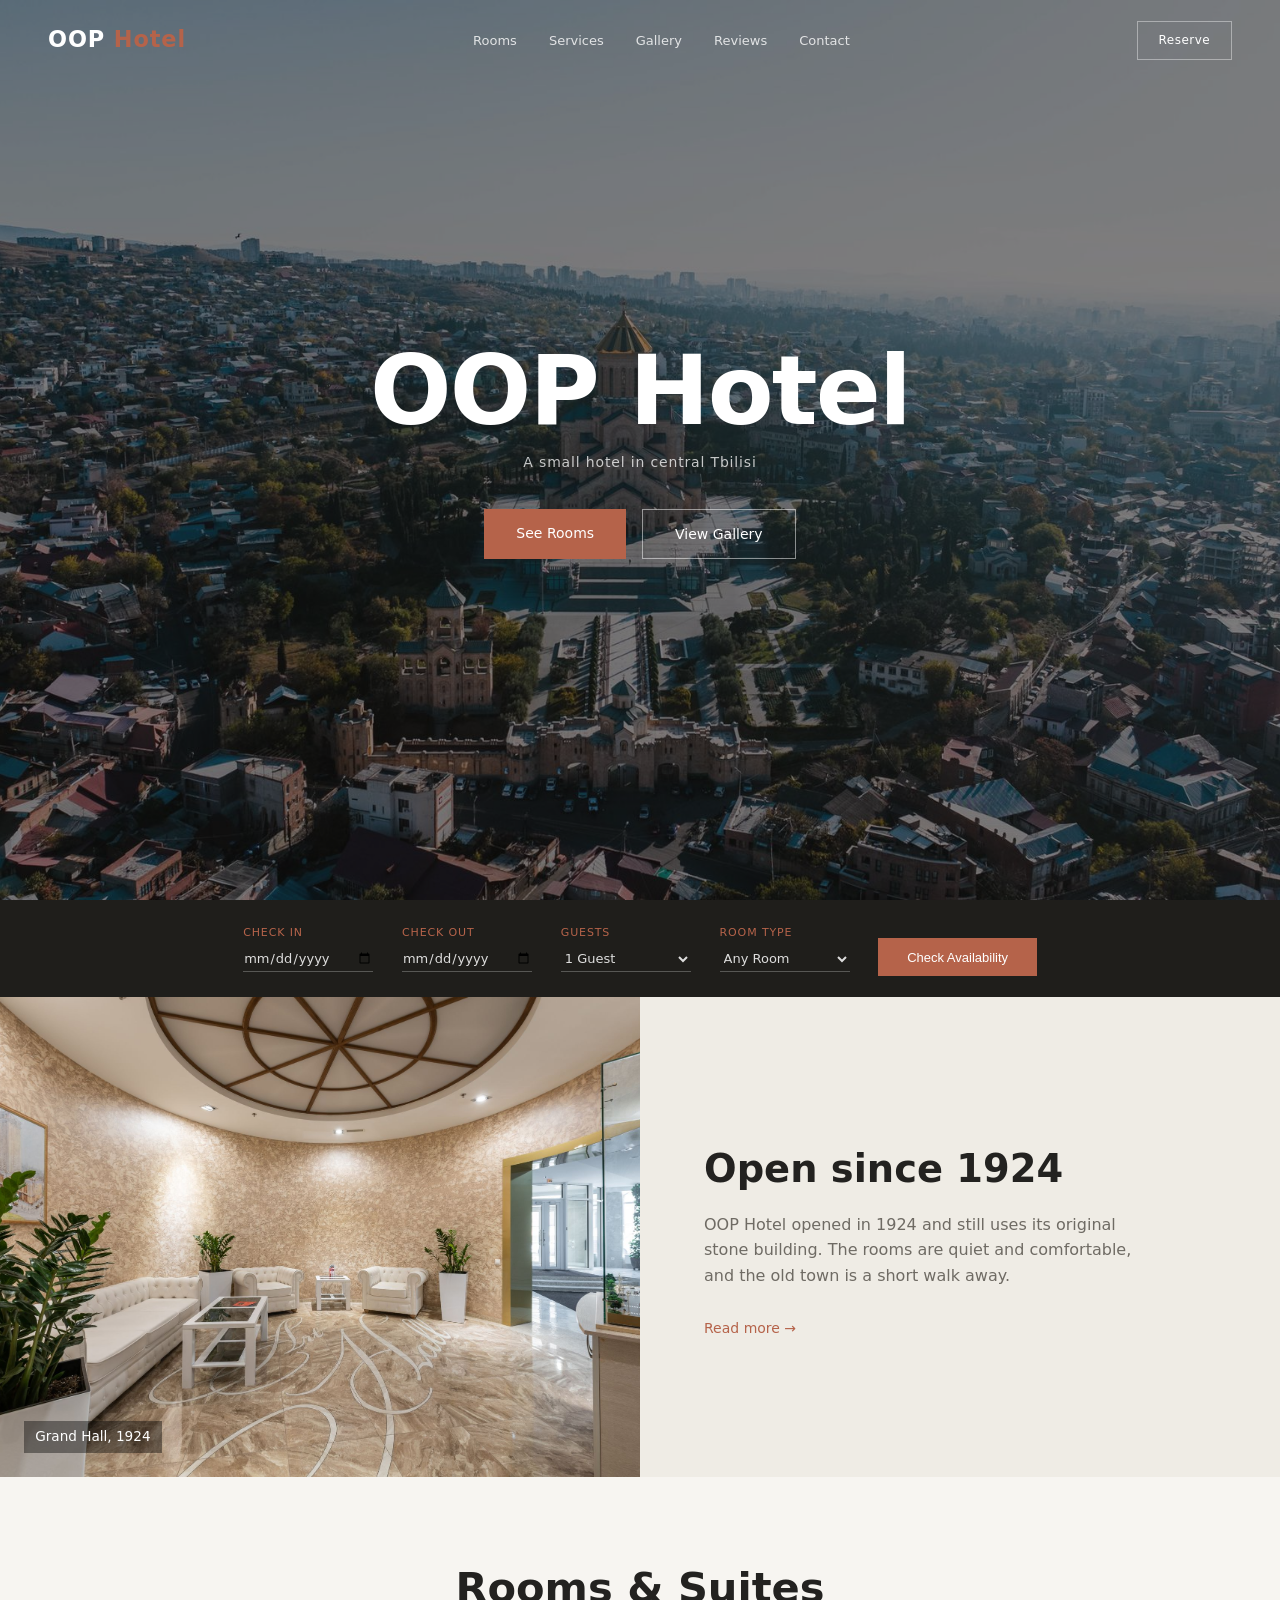
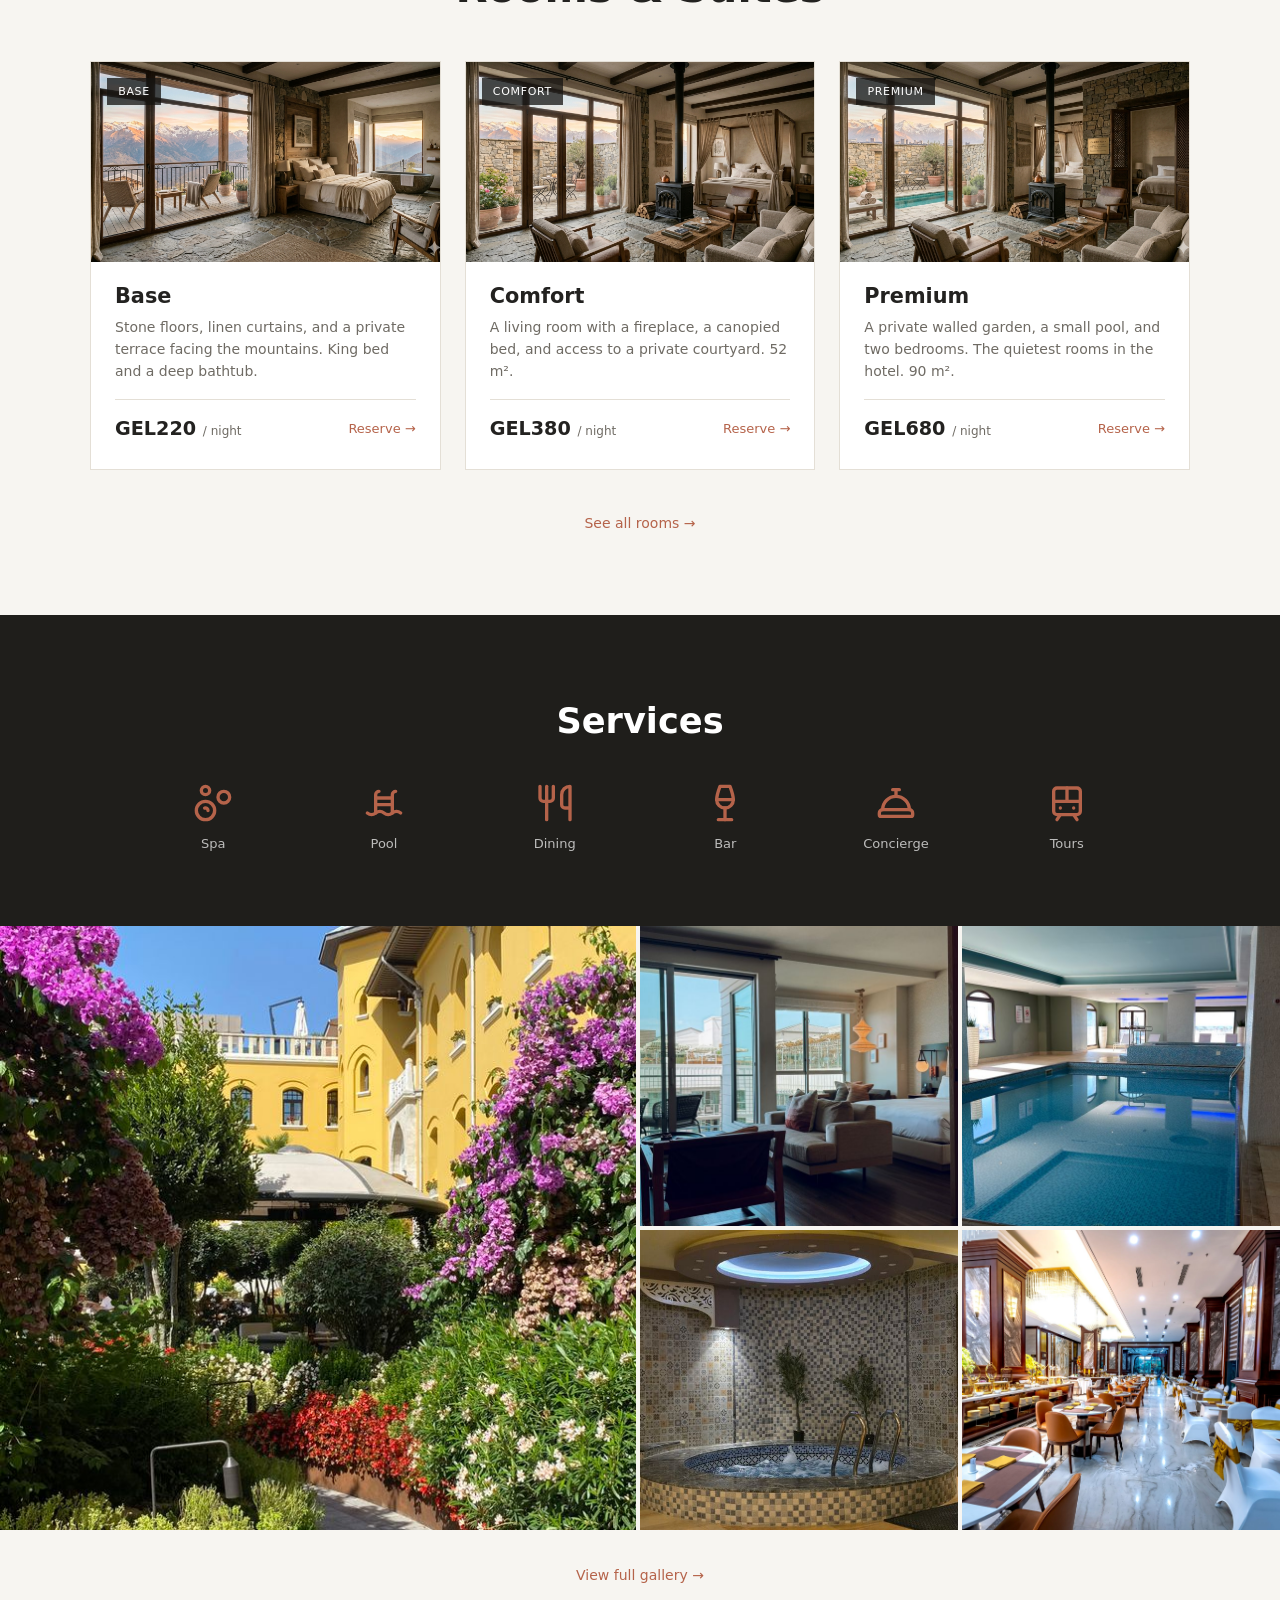
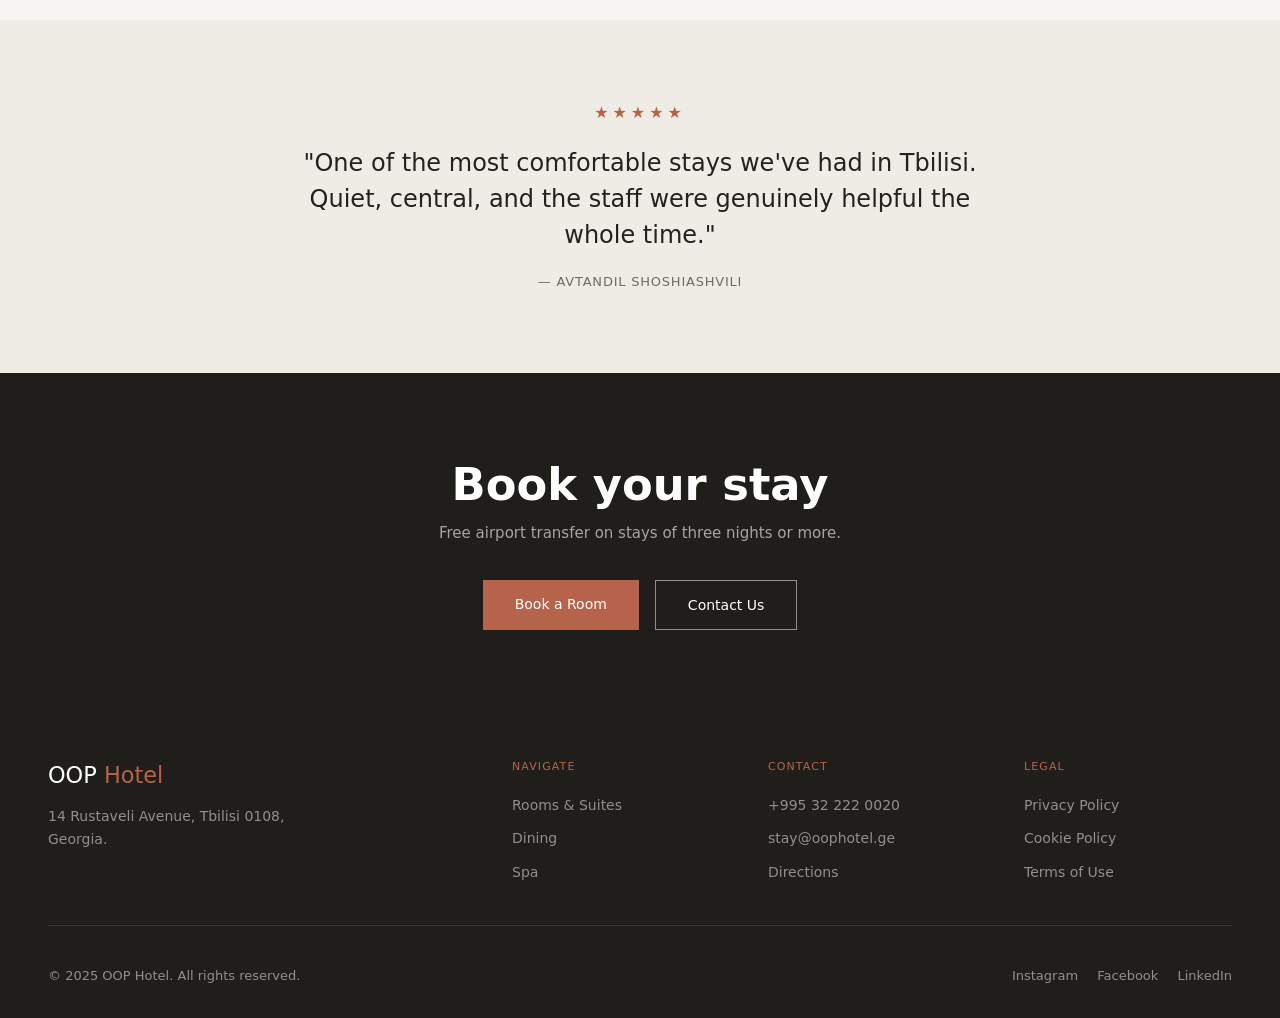
<file: front/index.html>
<!DOCTYPE html>
<html lang="en">
<head>
    <meta charset="UTF-8" />
    <meta name="viewport" content="width=device-width, initial-scale=1.0" />
    <title>OOP Hotel</title>
    <link rel="stylesheet" href="css/base.css" />
    <link rel="stylesheet" href="css/style.css" />
</head>
<body>
<nav id="navigation">
    <a href="#" class="navbar-hotel-logo">OOP <span>Hotel</span></a>
    <ul class="navbar-links">
        <li><a href="#rooms">Rooms</a></li>
        <li><a href="#services">Services</a></li>
        <li><a href="gallery.html">Gallery</a></li>
        <li><a href="#reviews">Reviews</a></li>
        <li><a href="contact.html">Contact</a></li>
    </ul>
    <a href="login.html" class="navbar-booking">Reserve</a>
</nav>

<section id="hero">
    <div class="hero-content">
        <h1 class="hero-title">OOP Hotel</h1>
        <p class="hero-subtitle">A small hotel in central Tbilisi</p>
        <div class="hero-buttons">
            <a href="#rooms" class="button-primary">See Rooms</a>
            <a href="gallery.html" class="button-secondary">View Gallery</a>
        </div>
    </div>
</section>

<div id="booking-bar">
    <div class="booking-field">
        <label>Check in</label>
        <input type="date" />
    </div>
    <div class="booking-field">
        <label>Check out</label>
        <input type="date" />
    </div>
    <div class="booking-field">
        <label>Guests</label>
        <select>
            <option>1 Guest</option>
            <option>2 Guests</option>
            <option>3 Guests</option>
            <option>4+ Guests</option>
        </select>
    </div>
    <div class="booking-field">
        <label>Room type</label>
        <select>
            <option>Any Room</option>
            <option>Base</option>
            <option>Comfort</option>
            <option>Premium</option>
        </select>
    </div>
    <button class="button-booking">Check Availability</button>
</div>

<section id="introduction">
    <div class="introduction-image">
        <p class="introduction-image-overlay">Grand Hall, 1924</p>
    </div>
    <div class="introduction-text">
        <h2 class="introduction-heading">Open since 1924</h2>
        <p class="introduction-body">
            OOP Hotel opened in 1924 and still uses its original stone building.
            The rooms are quiet and comfortable, and the old town is a short walk away.
        </p>
        <a href="#" class="link-arrow">Read more →</a>
    </div>
</section>

<section id="rooms">
    <div class="rooms-section-header">
        <h2 class="rooms-section-heading">Rooms & Suites</h2>
    </div>

    <div class="rooms-grid">
        <div class="room-card">
            <div class="room-img-base"><span class="room-badge">Base</span></div>
            <div class="room-info">
                <h3 class="room-name">Base</h3>
                <p class="room-description">Stone floors, linen curtains, and a private terrace facing the mountains. King bed and a deep bathtub.</p>
                <div class="room-footer">
                    <p class="room-price">GEL220 <span>/ night</span></p>
                    <a href="#" class="room-link">Reserve →</a>
                </div>
            </div>
        </div>

        <div class="room-card">
            <div class="room-img-comfort"><span class="room-badge">Comfort</span></div>
            <div class="room-info">
                <h3 class="room-name">Comfort</h3>
                <p class="room-description">A living room with a fireplace, a canopied bed, and access to a private courtyard. 52 m².</p>
                <div class="room-footer">
                    <p class="room-price">GEL380 <span>/ night</span></p>
                    <a href="#" class="room-link">Reserve →</a>
                </div>
            </div>
        </div>

        <div class="room-card">
            <div class="room-img-premium"><span class="room-badge">Premium</span></div>
            <div class="room-info">
                <h3 class="room-name">Premium</h3>
                <p class="room-description">A private walled garden, a small pool, and two bedrooms. The quietest rooms in the hotel. 90 m².</p>
                <div class="room-footer">
                    <p class="room-price">GEL680 <span>/ night</span></p>
                    <a href="#" class="room-link">Reserve →</a>
                </div>
            </div>
        </div>
    </div>

    <a href="#" class="link-arrow">See all rooms →</a>
</section>

<section id="services">
    <div class="services-inner">
        <h2 class="services-heading">Services</h2>

        <div class="services-grid">
            <div class="service-item">
                <a href="#" class="service-icon-link">
                    <img src="icons/spa.svg" alt="Spa" class="service-icon" />
                </a>
                <span class="service-name">Spa</span>
            </div>

            <div class="service-item">
                <a href="#" class="service-icon-link">
                    <img src="icons/pool.svg" alt="Pool" class="service-icon" />
                </a>
                <span class="service-name">Pool</span>
            </div>

            <div class="service-item">
                <a href="#" class="service-icon-link">
                    <img src="icons/dining.svg" alt="Dining" class="service-icon" />
                </a>
                <span class="service-name">Dining</span>
            </div>

            <div class="service-item">
                <a href="#" class="service-icon-link">
                    <img src="icons/bar.svg" alt="Bar" class="service-icon" />
                </a>
                <span class="service-name">Bar</span>
            </div>

            <div class="service-item">
                <a href="#" class="service-icon-link">
                    <img src="icons/concierge.svg" alt="Concierge" class="service-icon" />
                </a>
                <span class="service-name">Concierge</span>
            </div>

            <div class="service-item">
                <a href="#" class="service-icon-link">
                    <img src="icons/tours.svg" alt="Tours" class="service-icon" />
                </a>
                <span class="service-name">Tours</span>
            </div>
        </div>
    </div>
</section>

<section id="gallery" aria-label="Photo gallery">
    <a href="gallery.html" class="gallery-item-main">
        <div class="gallery-image gallery-image-1"></div>
        <div class="gallery-overlay"><span class="gallery-overlay-label">The Gardens</span></div>
    </a>
    <a href="gallery.html" class="gallery-item">
        <div class="gallery-image gallery-image-2"></div>
        <div class="gallery-overlay"><span class="gallery-overlay-label">Grand Suite</span></div>
    </a>
    <a href="gallery.html" class="gallery-item">
        <div class="gallery-image gallery-image-3"></div>
        <div class="gallery-overlay"><span class="gallery-overlay-label">The Pool</span></div>
    </a>
    <a href="gallery.html" class="gallery-item">
        <div class="gallery-image gallery-image-4"></div>
        <div class="gallery-overlay"><span class="gallery-overlay-label">Spa</span></div>
    </a>
    <a href="gallery.html" class="gallery-item">
        <div class="gallery-image gallery-image-5"></div>
        <div class="gallery-overlay"><span class="gallery-overlay-label">Dining Room</span></div>
    </a>
</section>

<div style="text-align: center; padding: 2rem 1.5rem;">
    <a href="gallery.html" class="link-arrow">View full gallery →</a>
</div>

<section id="reviews">
    <div class="reviews-inner">
        <p class="reviews-stars">★★★★★</p>
        <blockquote class="reviews-quote">
            "One of the most comfortable stays we've had in Tbilisi. Quiet, central,
            and the staff were genuinely helpful the whole time."
        </blockquote>
        <p class="reviews-author">— Avtandil Shoshiashvili</p>
    </div>
</section>

<section id="booking-cta">
    <h2 class="cta-heading">Book your stay</h2>
    <p class="cta-subheading">Free airport transfer on stays of three nights or more.</p>
    <div class="cta-buttons">
        <a href="login.html" class="button-primary">Book a Room</a>
        <a href="contact.html" class="button-secondary">Contact Us</a>
    </div>
</section>

<footer id="footer">
    <div class="footer-top">
        <div>
            <p class="footer-brand-name">OOP <span>Hotel</span></p>
            <p class="footer-brand-desc">14 Rustaveli Avenue, Tbilisi 0108, Georgia.</p>
        </div>
        <div class="footer-column">
            <p class="footer-column-title">Navigate</p>
            <ul>
                <li><a href="#rooms">Rooms & Suites</a></li>
                <li><a href="#services">Dining</a></li>
                <li><a href="#services">Spa</a></li>
            </ul>
        </div>
        <div class="footer-column">
            <p class="footer-column-title">Contact</p>
            <ul>
                <li><a href="tel:+995322220020">+995 32 222 0020</a></li>
                <li><a href="mailto:stay@oophotel.ge">stay@oophotel.ge</a></li>
                <li><a href="contact.html">Directions</a></li>
            </ul>
        </div>
        <div class="footer-column">
            <p class="footer-column-title">Legal</p>
            <ul>
                <li><a href="#">Privacy Policy</a></li>
                <li><a href="#">Cookie Policy</a></li>
                <li><a href="#">Terms of Use</a></li>
            </ul>
        </div>
    </div>
    <div class="footer-bottom">
        <p>© 2025 OOP Hotel. All rights reserved.</p>
        <div class="footer-socials">
            <a href="#">Instagram</a>
            <a href="#">Facebook</a>
            <a href="#">LinkedIn</a>
        </div>
    </div>
</footer>

<script src="js/main.js"></script>
</body>
</html>
</file>
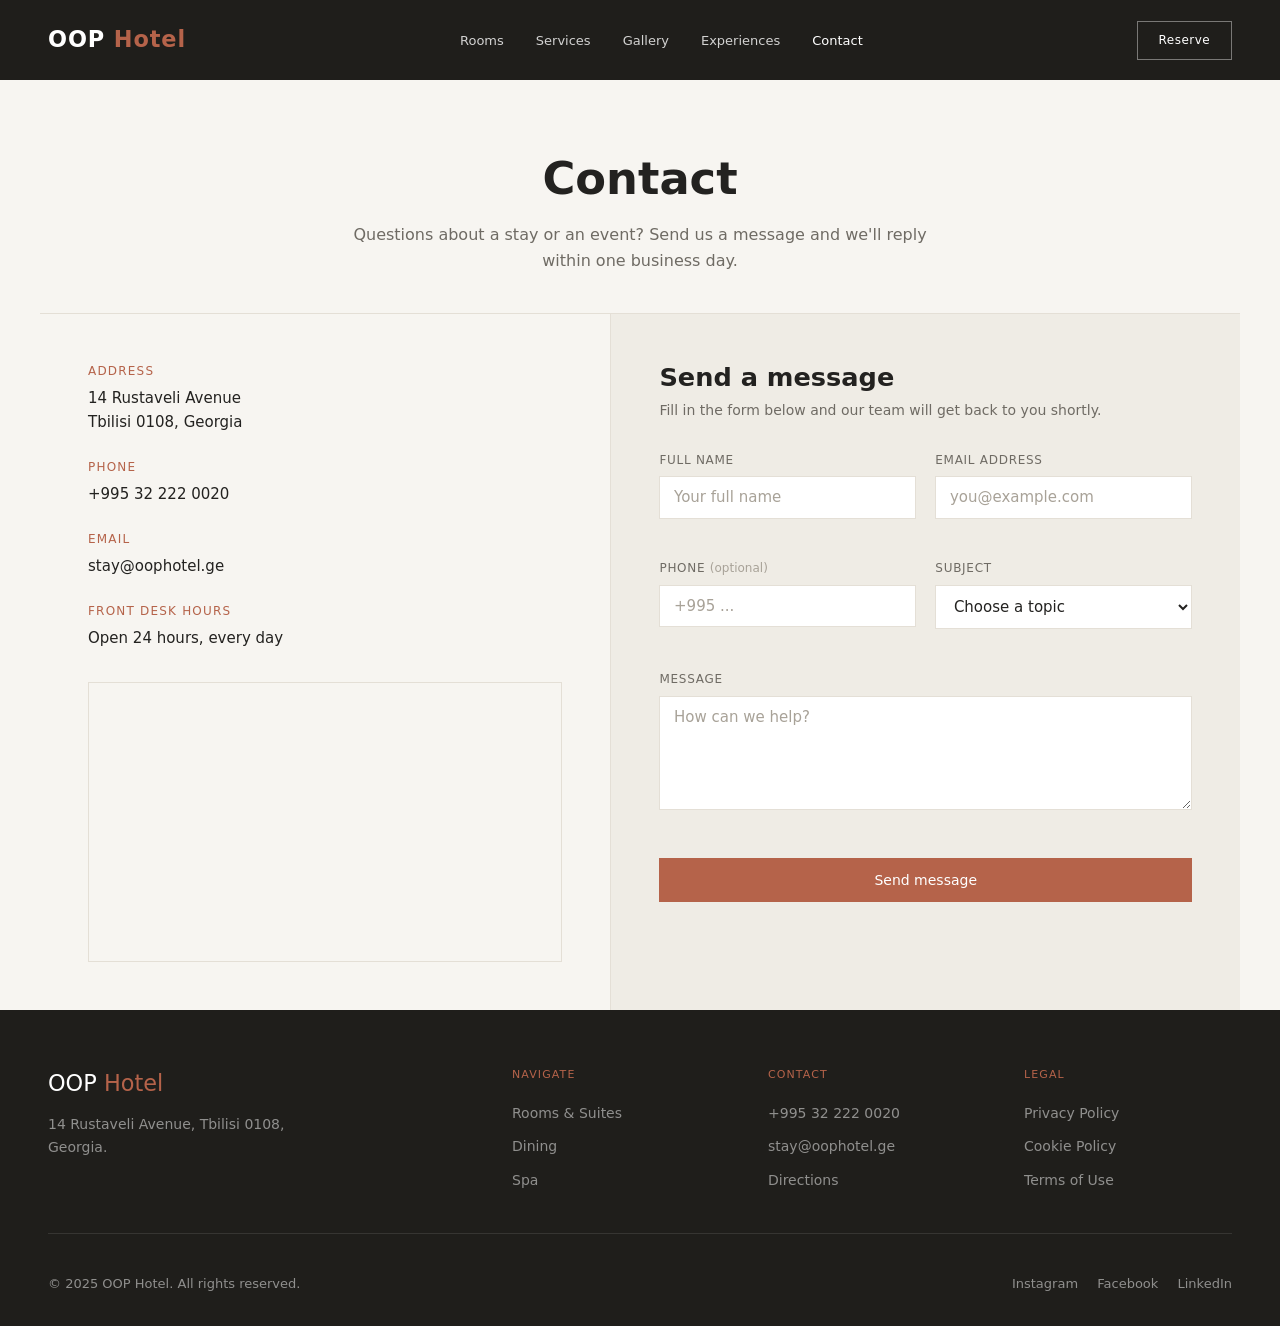
<file: front/contact.html>
<!DOCTYPE html>
<html lang="en">
<head>
    <meta charset="UTF-8" />
    <meta name="viewport" content="width=device-width, initial-scale=1.0" />
    <title>Contact — OOP Hotel</title>
    <link rel="stylesheet" href="css/base.css" />
    <link rel="stylesheet" href="css/style.css" />
    <link rel="stylesheet" href="css/forms.css" />
    <link rel="stylesheet" href="css/contact.css" />
</head>
<body>

<nav id="navigation" class="scrolled">
    <a href="index.html" class="navbar-hotel-logo">OOP <span>Hotel</span></a>
    <ul class="navbar-links">
        <li><a href="index.html#rooms">Rooms</a></li>
        <li><a href="index.html#services">Services</a></li>
        <li><a href="gallery.html">Gallery</a></li>
        <li><a href="index.html#reviews">Experiences</a></li>
        <li><a href="contact.html" class="current">Contact</a></li>
    </ul>
    <a href="login.html" class="navbar-booking">Reserve</a>
</nav>

<header class="contact-header">
    <h1 class="contact-title">Contact</h1>
    <p class="contact-subtitle">
        Questions about a stay or an event? Send us a message and we'll reply
        within one business day.
    </p>
</header>

<main class="contact-layout">

    <section class="contact-info">
        <div class="info-block">
            <p class="info-label">Address</p>
            <p class="info-value">14 Rustaveli Avenue<br>Tbilisi 0108, Georgia</p>
        </div>
        <div class="info-block">
            <p class="info-label">Phone</p>
            <p class="info-value"><a href="tel:+995322220020">+995 32 222 0020</a></p>
        </div>
        <div class="info-block">
            <p class="info-label">Email</p>
            <p class="info-value"><a href="mailto:stay@oophotel.ge">stay@oophotel.ge</a></p>
        </div>
        <div class="info-block">
            <p class="info-label">Front desk hours</p>
            <p class="info-value">Open 24 hours, every day</p>
        </div>
        <div class="contact-map">
            <iframe title="OOP Hotel location map"
                    src="https://www.google.com/maps?q=Rustaveli+Avenue,+Tbilisi,+Georgia&output=embed"
                    loading="lazy" referrerpolicy="no-referrer-when-downgrade"></iframe>
        </div>
    </section>

    <section class="contact-form-panel">
        <h2 class="form-heading">Send a message</h2>
        <p class="form-sub">Fill in the form below and our team will get back to you shortly.</p>

        <form id="contact-form" novalidate>
            <div class="field-grid">
                <div class="field">
                    <label for="cf-name">Full name</label>
                    <input type="text" id="cf-name" name="name" placeholder="Your full name" required />
                    <span class="field-error" data-for="cf-name"></span>
                </div>
                <div class="field">
                    <label for="cf-email">Email address</label>
                    <input type="email" id="cf-email" name="email" placeholder="you@example.com" required />
                    <span class="field-error" data-for="cf-email"></span>
                </div>
            </div>

            <div class="field-grid">
                <div class="field">
                    <label for="cf-phone">Phone <span class="optional">(optional)</span></label>
                    <input type="tel" id="cf-phone" name="phone" placeholder="+995 ..." />
                </div>
                <div class="field">
                    <label for="cf-subject">Subject</label>
                    <select id="cf-subject" name="subject" required>
                        <option value="" disabled selected>Choose a topic</option>
                        <option value="reservation">Reservation enquiry</option>
                        <option value="event">Private event / wedding</option>
                        <option value="feedback">Feedback</option>
                        <option value="other">Something else</option>
                    </select>
                    <span class="field-error" data-for="cf-subject"></span>
                </div>
            </div>

            <div class="field">
                <label for="cf-message">Message</label>
                <textarea id="cf-message" name="message" rows="5" placeholder="How can we help?" required></textarea>
                <span class="field-error" data-for="cf-message"></span>
            </div>

            <button type="submit" class="form-submit">Send message</button>
            <p class="form-status" id="contact-status"></p>
        </form>
    </section>

</main>

<footer id="footer">
    <div class="footer-top">
        <div>
            <p class="footer-brand-name">OOP <span>Hotel</span></p>
            <p class="footer-brand-desc">14 Rustaveli Avenue, Tbilisi 0108, Georgia.</p>
        </div>
        <div class="footer-column">
            <p class="footer-column-title">Navigate</p>
            <ul>
                <li><a href="index.html#rooms">Rooms &amp; Suites</a></li>
                <li><a href="index.html#services">Dining</a></li>
                <li><a href="index.html#services">Spa</a></li>
            </ul>
        </div>
        <div class="footer-column">
            <p class="footer-column-title">Contact</p>
            <ul>
                <li><a href="tel:+995322220020">+995 32 222 0020</a></li>
                <li><a href="mailto:stay@oophotel.ge">stay@oophotel.ge</a></li>
                <li><a href="contact.html">Directions</a></li>
            </ul>
        </div>
        <div class="footer-column">
            <p class="footer-column-title">Legal</p>
            <ul>
                <li><a href="#">Privacy Policy</a></li>
                <li><a href="#">Cookie Policy</a></li>
                <li><a href="#">Terms of Use</a></li>
            </ul>
        </div>
    </div>
    <div class="footer-bottom">
        <p>© 2025 OOP Hotel. All rights reserved.</p>
        <div class="footer-socials">
            <a href="#">Instagram</a>
            <a href="#">Facebook</a>
            <a href="#">LinkedIn</a>
        </div>
    </div>
</footer>

<script src="js/contact.js"></script>
</body>
</html>
</file>
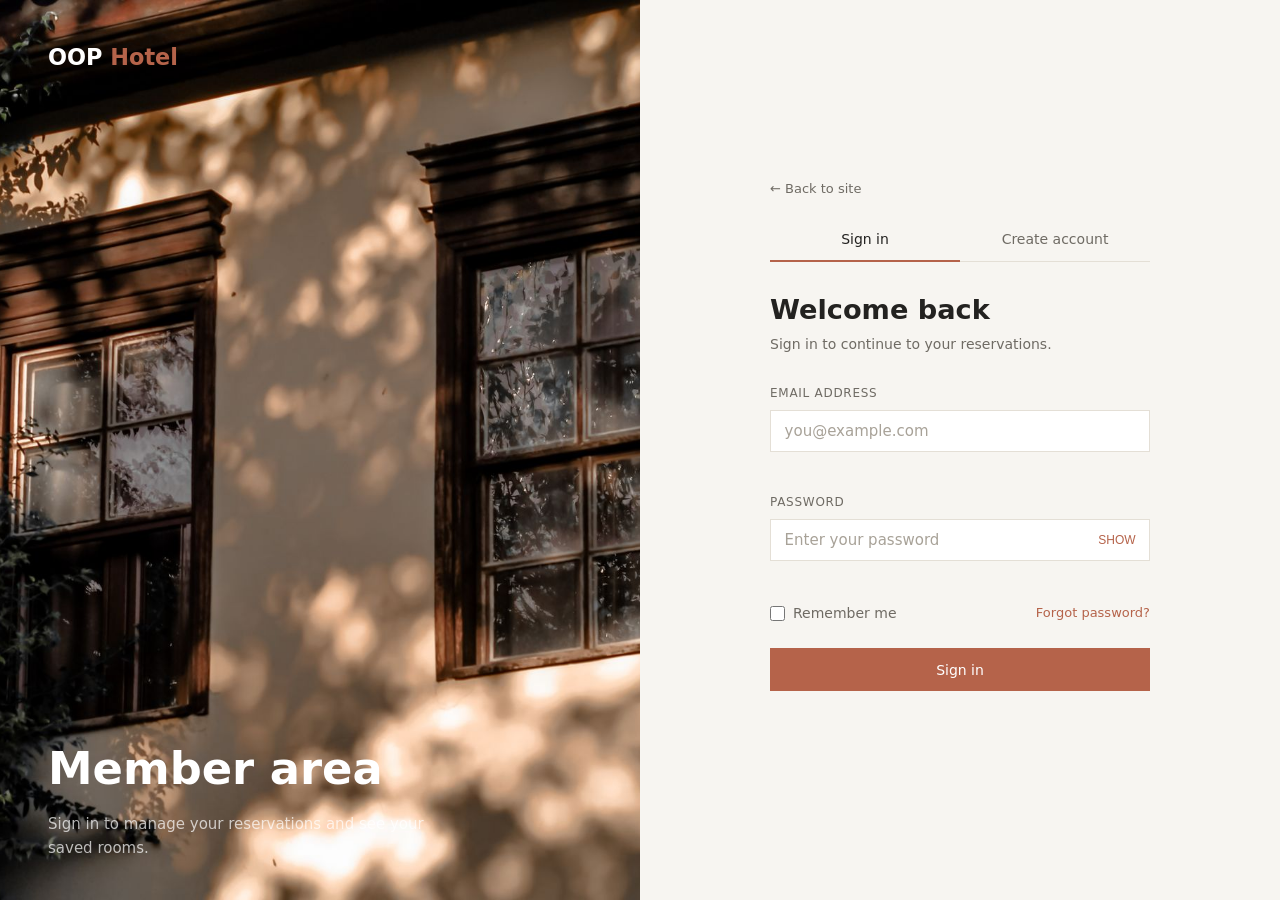
<file: front/login.html>
<!DOCTYPE html>
<html lang="en">
<head>
    <meta charset="UTF-8" />
    <meta name="viewport" content="width=device-width, initial-scale=1.0" />
    <title>Sign In — OOP Hotel</title>
    <link rel="stylesheet" href="css/base.css" />
    <link rel="stylesheet" href="css/forms.css" />
    <link rel="stylesheet" href="css/login.css" />
</head>
<body>

<div class="auth-page">

    <aside class="auth-visual">
        <a href="index.html" class="auth-logo">OOP <span>Hotel</span></a>
        <div class="auth-visual-content">
            <h1 class="auth-visual-heading">Member area</h1>
            <p class="auth-visual-body">
                Sign in to manage your reservations and see your saved rooms.
            </p>
        </div>
    </aside>

    <main class="auth-form-panel">
        <div class="auth-form-wrap">

            <a href="index.html" class="auth-back">← Back to site</a>

            <div class="auth-tabs" role="tablist">
                <button class="auth-tab active" id="tab-login" role="tab" aria-selected="true">Sign in</button>
                <button class="auth-tab" id="tab-signup" role="tab" aria-selected="false">Create account</button>
            </div>

            <section id="panel-login" class="auth-panel">
                <h2 class="auth-heading">Welcome back</h2>
                <p class="auth-sub">Sign in to continue to your reservations.</p>

                <form id="login-form" novalidate>
                    <div class="field">
                        <label for="login-email">Email address</label>
                        <input type="email" id="login-email" name="email" placeholder="you@example.com" required />
                        <span class="field-error" data-for="login-email"></span>
                    </div>
                    <div class="field">
                        <label for="login-password">Password</label>
                        <div class="password-row">
                            <input type="password" id="login-password" name="password" placeholder="Enter your password" required minlength="6" />
                            <button type="button" class="toggle-pw" data-target="login-password" aria-label="Show password">Show</button>
                        </div>
                        <span class="field-error" data-for="login-password"></span>
                    </div>
                    <div class="field-row">
                        <label class="checkbox">
                            <input type="checkbox" id="remember-me" />
                            <span>Remember me</span>
                        </label>
                        <a href="#" class="auth-link-small">Forgot password?</a>
                    </div>
                    <button type="submit" class="form-submit">Sign in</button>
                    <p class="form-status" id="login-status"></p>
                </form>
            </section>

            <section id="panel-signup" class="auth-panel hidden">
                <h2 class="auth-heading">Create your account</h2>
                <p class="auth-sub">Join OOP Hotel to book faster next time.</p>

                <form id="signup-form" novalidate>
                    <div class="field">
                        <label for="signup-name">Full name</label>
                        <input type="text" id="signup-name" name="name" placeholder="Your full name" required />
                        <span class="field-error" data-for="signup-name"></span>
                    </div>
                    <div class="field">
                        <label for="signup-email">Email address</label>
                        <input type="email" id="signup-email" name="email" placeholder="you@example.com" required />
                        <span class="field-error" data-for="signup-email"></span>
                    </div>
                    <div class="field">
                        <label for="signup-dob">Date of birth</label>
                        <input type="date" id="signup-dob" name="dob" required />
                        <span class="field-error" data-for="signup-dob"></span>
                    </div>
                    <div class="field">
                        <label for="signup-password">Password</label>
                        <div class="password-row">
                            <input type="password" id="signup-password" name="password" placeholder="At least 8 characters" required minlength="8" />
                            <button type="button" class="toggle-pw" data-target="signup-password" aria-label="Show password">Show</button>
                        </div>
                        <span class="field-error" data-for="signup-password"></span>
                    </div>
                    <div class="field">
                        <label for="signup-confirm">Confirm password</label>
                        <input type="password" id="signup-confirm" name="confirm" placeholder="Re-enter your password" required />
                        <span class="field-error" data-for="signup-confirm"></span>
                    </div>
                    <label class="checkbox terms-row">
                        <input type="checkbox" id="agree-terms" required />
                        <span>I agree to the <a href="#" class="auth-link-small">Terms</a> and <a href="#" class="auth-link-small">Privacy Policy</a></span>
                    </label>
                    <button type="submit" class="form-submit">Create account</button>
                    <p class="form-status" id="signup-status"></p>
                </form>
            </section>

        </div>
    </main>

</div>

<script src="js/login.js"></script>
</body>
</html>
</file>
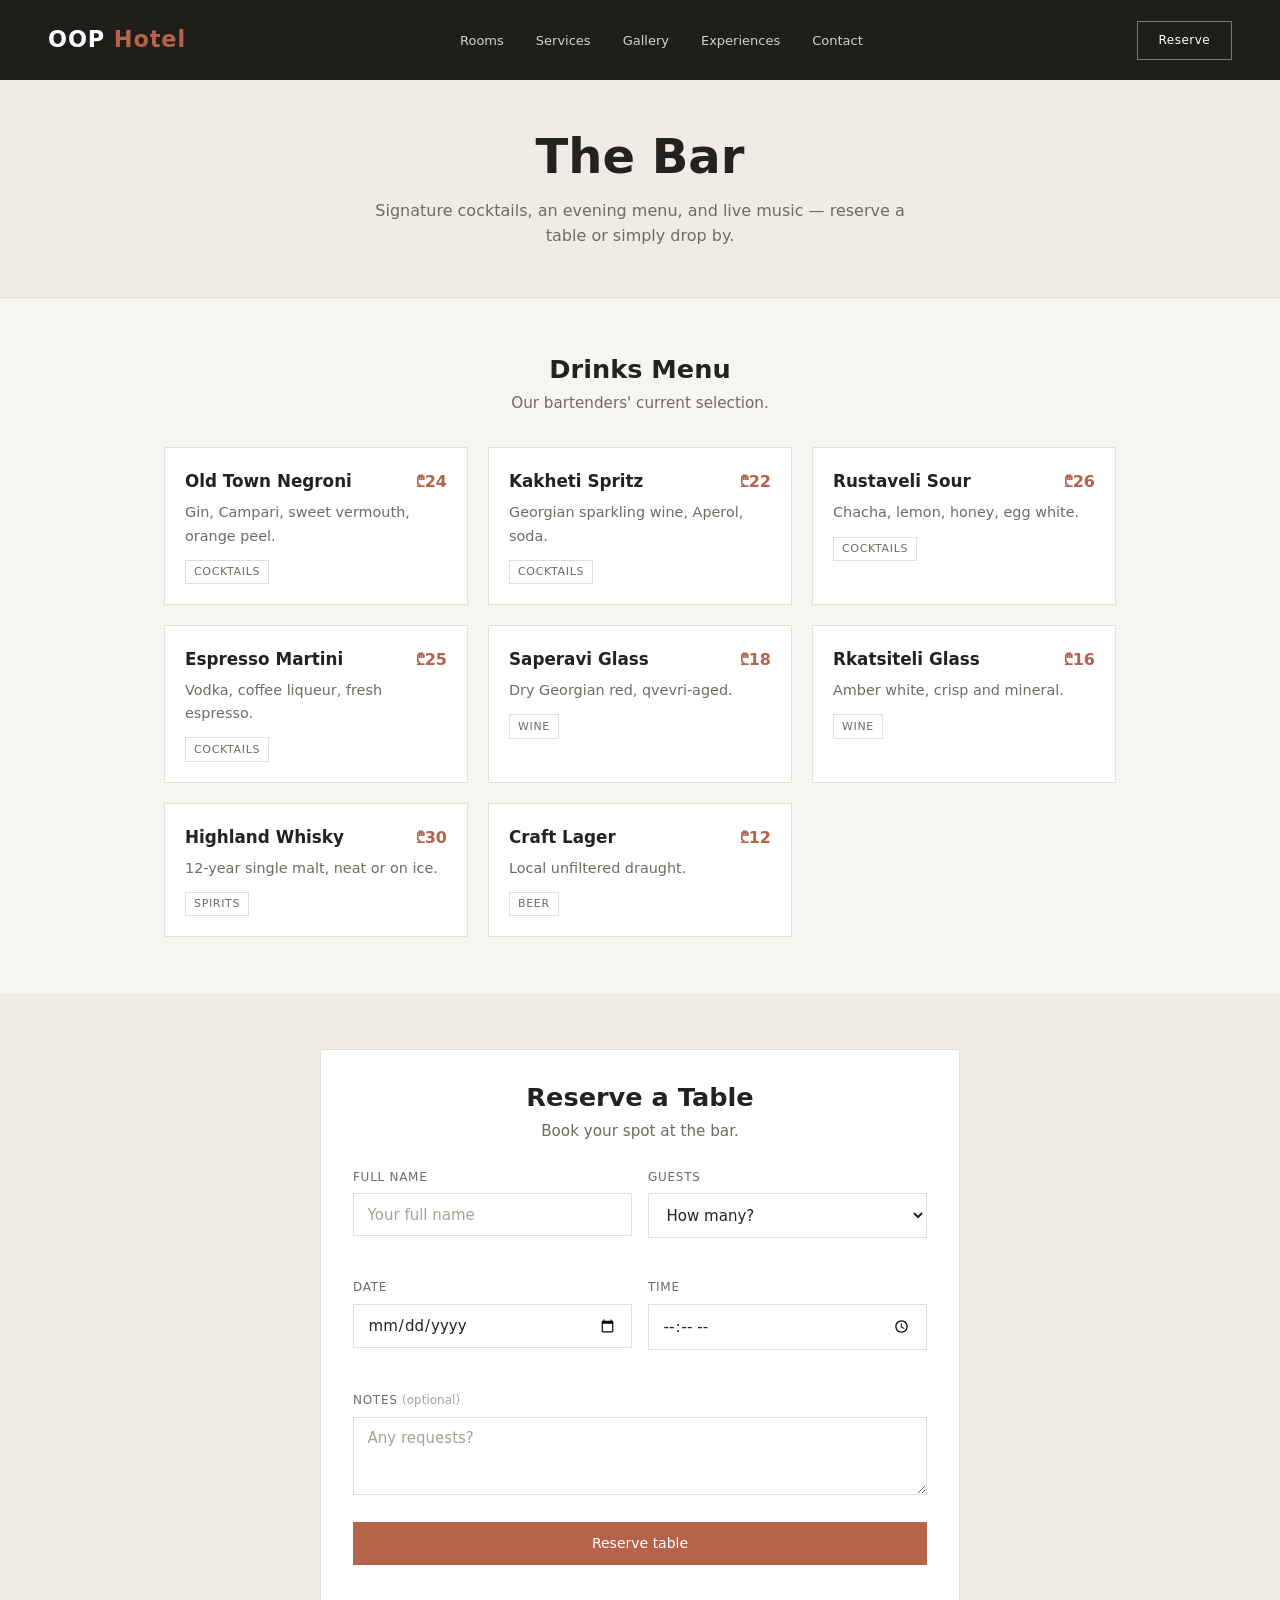
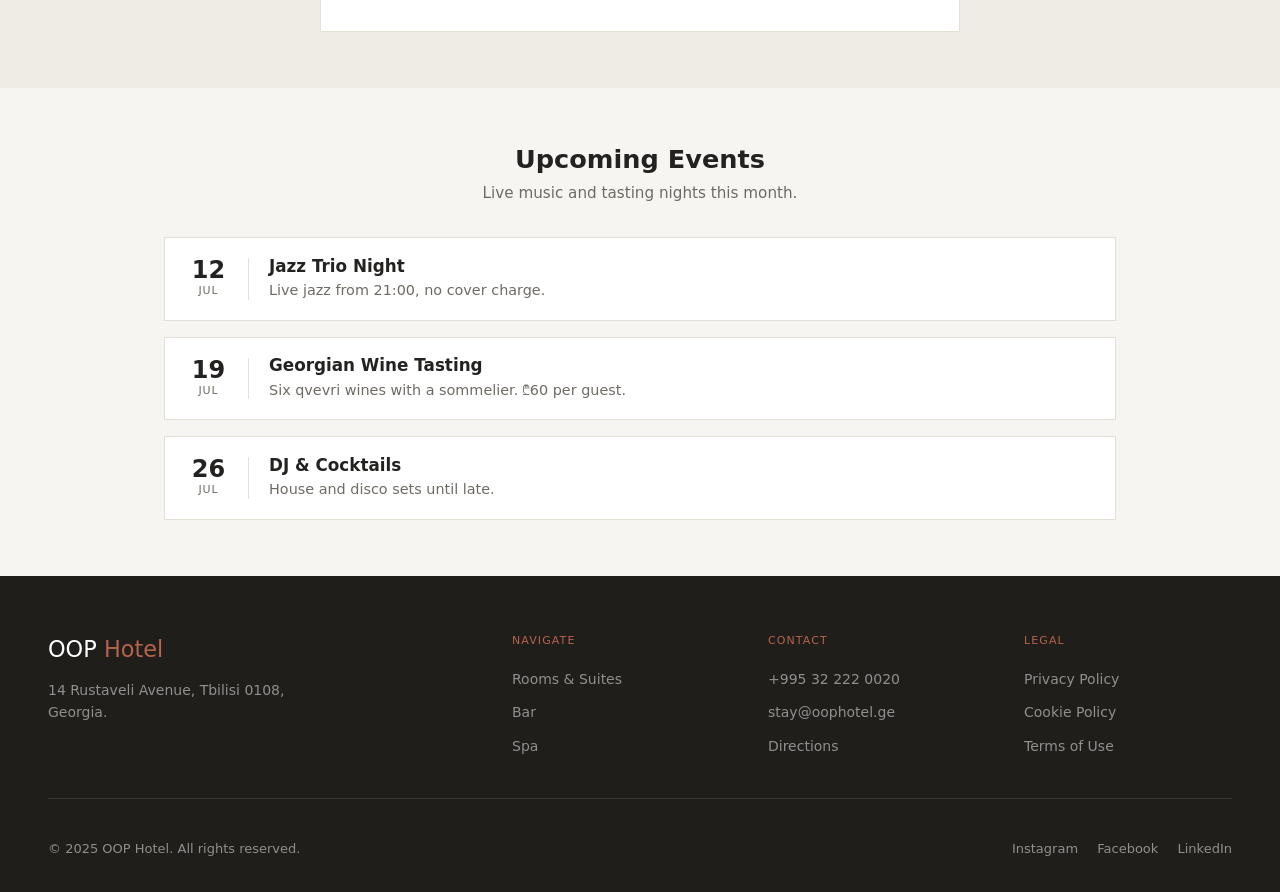
<file: src/main/webapp/bar.html>
<!DOCTYPE html>
<html lang="en">
<head>
    <meta charset="UTF-8" />
    <meta name="viewport" content="width=device-width, initial-scale=1.0" />
    <title>The Bar — OOP Hotel</title>
    <link rel="stylesheet" href="css/base.css" />
    <link rel="stylesheet" href="css/style.css" />
    <link rel="stylesheet" href="css/forms.css" />
    <link rel="stylesheet" href="css/bar.css" />
</head>
<body>

<nav id="navigation" class="scrolled">
    <a href="index.html" class="navbar-hotel-logo">OOP <span>Hotel</span></a>
    <ul class="navbar-links">
        <li><a href="index.html#rooms">Rooms</a></li>
        <li><a href="index.html#services">Services</a></li>
        <li><a href="gallery.html">Gallery</a></li>
        <li><a href="index.html#reviews">Experiences</a></li>
        <li><a href="contact.html">Contact</a></li>
    </ul>
    <a href="login.html" class="navbar-booking">Reserve</a>
</nav>

<header class="bar-header">
    <h1 class="bar-title">The Bar</h1>
    <p class="bar-subtitle">
        Signature cocktails, an evening menu, and live music — reserve a table
        or simply drop by.
    </p>
</header>

<main class="bar-layout">

    <!-- menu -->
    <section class="bar-section" id="menu">
        <div class="section-head">
            <h2 class="section-title">Drinks Menu</h2>
            <p class="section-sub">Our bartenders' current selection.</p>
        </div>
        <div class="menu-grid" id="bar-menu"></div>
    </section>

    <!-- reserve a table -->
    <section class="bar-section alt" id="reserve">
        <div class="reservation-panel">
            <h2 class="section-title">Reserve a Table</h2>
            <p class="section-sub">Book your spot at the bar.</p>
            <form id="bar-reservation-form" novalidate>
                <div class="field-grid">
                    <div class="field">
                        <label for="br-name">Full name</label>
                        <input type="text" id="br-name" name="name" placeholder="Your full name" required />
                        <span class="field-error" data-for="br-name"></span>
                    </div>
                    <div class="field">
                        <label for="br-guests">Guests</label>
                        <select id="br-guests" name="guests" required>
                            <option value="" disabled selected>How many?</option>
                            <option>1</option><option>2</option><option>3</option>
                            <option>4</option><option>5</option><option>6+</option>
                        </select>
                        <span class="field-error" data-for="br-guests"></span>
                    </div>
                </div>
                <div class="field-grid">
                    <div class="field">
                        <label for="br-date">Date</label>
                        <input type="date" id="br-date" name="date" required />
                        <span class="field-error" data-for="br-date"></span>
                    </div>
                    <div class="field">
                        <label for="br-time">Time</label>
                        <input type="time" id="br-time" name="time" required />
                        <span class="field-error" data-for="br-time"></span>
                    </div>
                </div>
                <div class="field">
                    <label for="br-notes">Notes <span class="optional">(optional)</span></label>
                    <textarea id="br-notes" name="notes" rows="3" placeholder="Any requests?"></textarea>
                </div>
                <button type="submit" class="form-submit">Reserve table</button>
                <p class="form-status" id="br-status"></p>
            </form>
        </div>
    </section>

    <!-- events -->
    <section class="bar-section" id="events">
        <div class="section-head">
            <h2 class="section-title">Upcoming Events</h2>
            <p class="section-sub">Live music and tasting nights this month.</p>
        </div>
        <div class="events-list" id="bar-events"></div>
    </section>

</main>

<footer id="footer">
    <div class="footer-top">
        <div>
            <p class="footer-brand-name">OOP <span>Hotel</span></p>
            <p class="footer-brand-desc">14 Rustaveli Avenue, Tbilisi 0108, Georgia.</p>
        </div>
        <div class="footer-column">
            <p class="footer-column-title">Navigate</p>
            <ul>
                <li><a href="index.html#rooms">Rooms &amp; Suites</a></li>
                <li><a href="bar.html">Bar</a></li>
                <li><a href="index.html#services">Spa</a></li>
            </ul>
        </div>
        <div class="footer-column">
            <p class="footer-column-title">Contact</p>
            <ul>
                <li><a href="tel:+995322220020">+995 32 222 0020</a></li>
                <li><a href="mailto:stay@oophotel.ge">stay@oophotel.ge</a></li>
                <li><a href="contact.html">Directions</a></li>
            </ul>
        </div>
        <div class="footer-column">
            <p class="footer-column-title">Legal</p>
            <ul>
                <li><a href="#">Privacy Policy</a></li>
                <li><a href="#">Cookie Policy</a></li>
                <li><a href="#">Terms of Use</a></li>
            </ul>
        </div>
    </div>
    <div class="footer-bottom">
        <p>© 2025 OOP Hotel. All rights reserved.</p>
        <div class="footer-socials">
            <a href="#">Instagram</a>
            <a href="#">Facebook</a>
            <a href="#">LinkedIn</a>
        </div>
    </div>
</footer>

<script src="js/bar.js"></script>
</body>
</html>
</file>
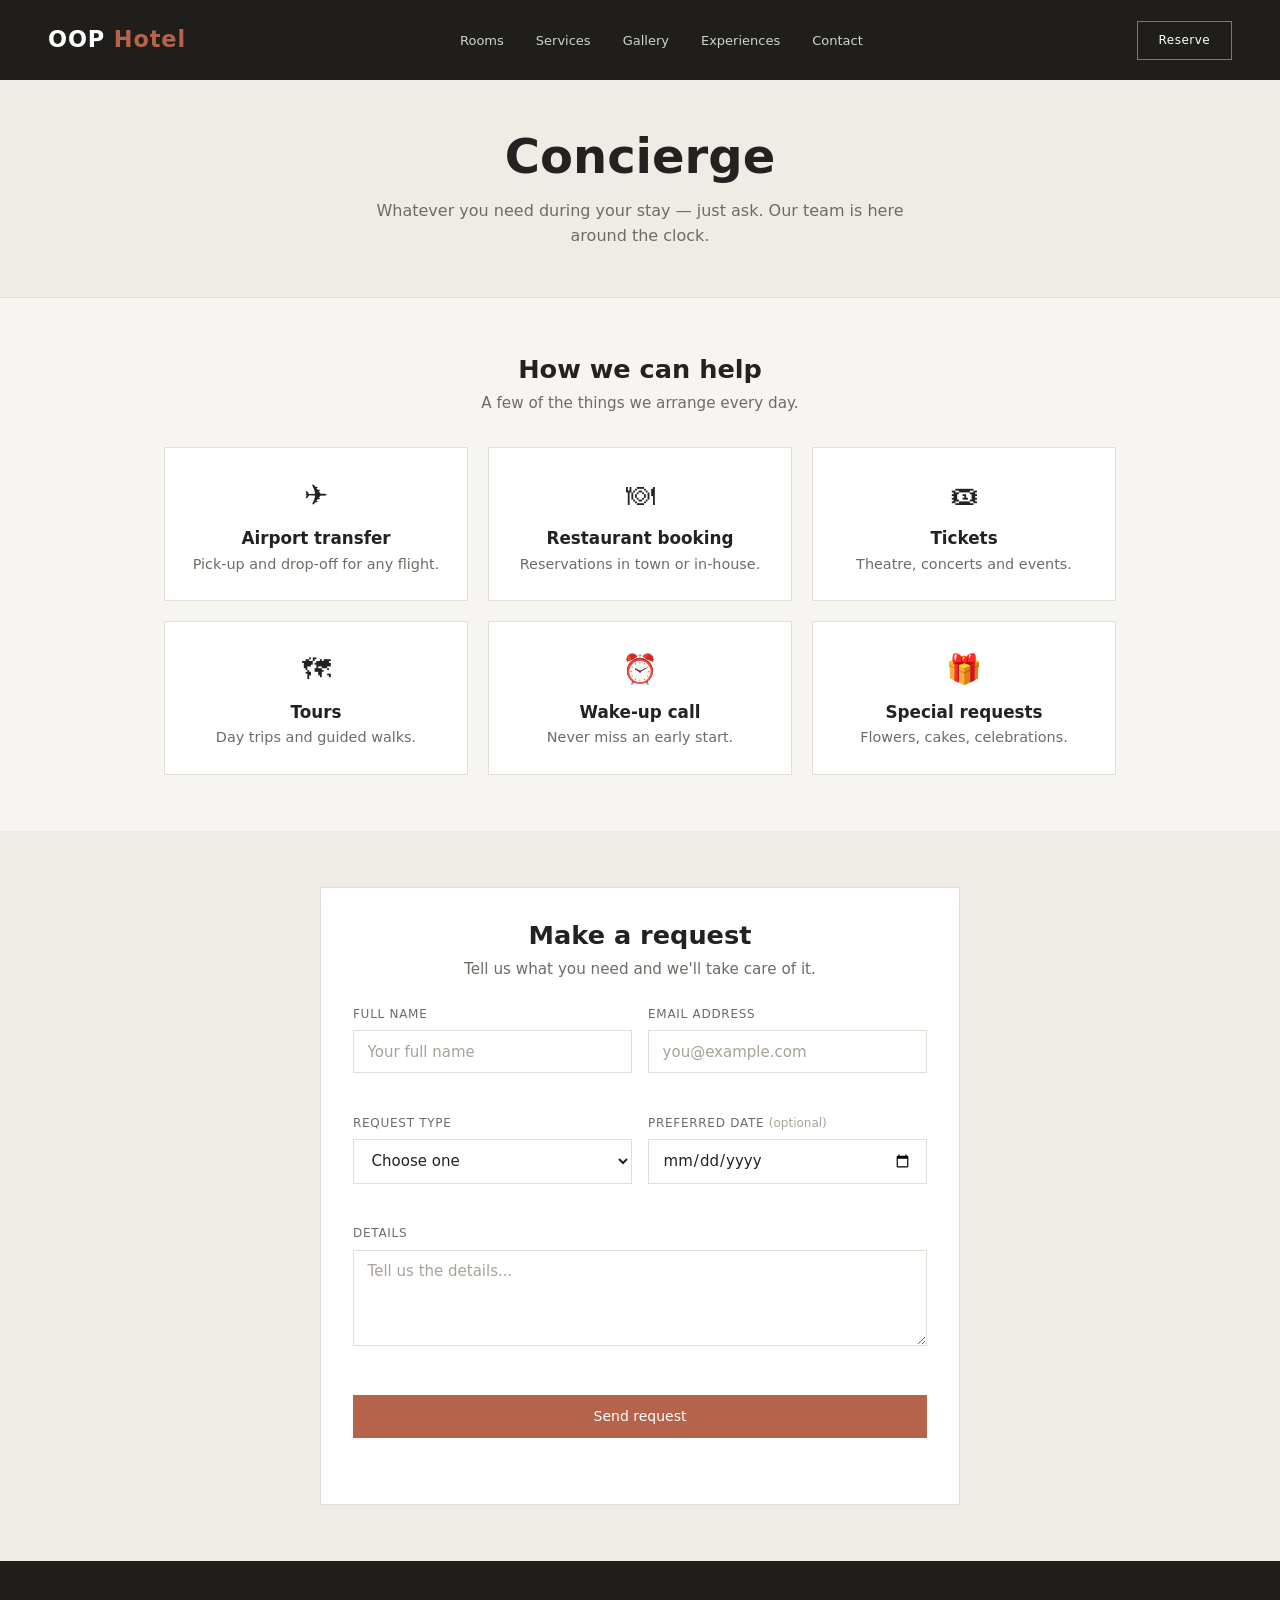
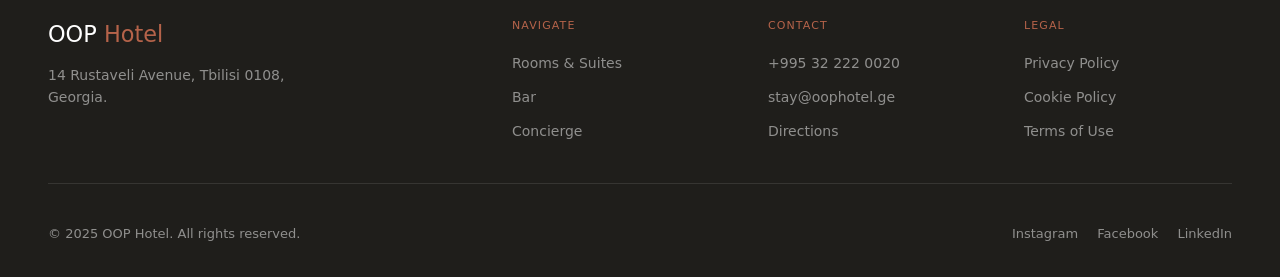
<file: src/main/webapp/concierge.html>
<!DOCTYPE html>
<html lang="en">
<head>
    <meta charset="UTF-8" />
    <meta name="viewport" content="width=device-width, initial-scale=1.0" />
    <title>Concierge — OOP Hotel</title>
    <link rel="stylesheet" href="css/base.css" />
    <link rel="stylesheet" href="css/style.css" />
    <link rel="stylesheet" href="css/forms.css" />
    <link rel="stylesheet" href="css/concierge.css" />
</head>
<body>

<nav id="navigation" class="scrolled">
    <a href="index.html" class="navbar-hotel-logo">OOP <span>Hotel</span></a>
    <ul class="navbar-links">
        <li><a href="index.html#rooms">Rooms</a></li>
        <li><a href="index.html#services">Services</a></li>
        <li><a href="gallery.html">Gallery</a></li>
        <li><a href="index.html#reviews">Experiences</a></li>
        <li><a href="contact.html">Contact</a></li>
    </ul>
    <a href="login.html" class="navbar-booking">Reserve</a>
</nav>

<header class="concierge-header">
    <h1 class="concierge-title">Concierge</h1>
    <p class="concierge-subtitle">
        Whatever you need during your stay — just ask. Our team is here around the clock.
    </p>
</header>

<main class="concierge-layout">

    <!-- how we can help -->
    <section class="help-section">
        <div class="section-head">
            <h2 class="section-title">How we can help</h2>
            <p class="section-sub">A few of the things we arrange every day.</p>
        </div>
        <div class="help-grid">
            <div class="help-item"><span class="help-icon">✈️</span><h3>Airport transfer</h3><p>Pick-up and drop-off for any flight.</p></div>
            <div class="help-item"><span class="help-icon">🍽</span><h3>Restaurant booking</h3><p>Reservations in town or in-house.</p></div>
            <div class="help-item"><span class="help-icon">🎟</span><h3>Tickets</h3><p>Theatre, concerts and events.</p></div>
            <div class="help-item"><span class="help-icon">🗺</span><h3>Tours</h3><p>Day trips and guided walks.</p></div>
            <div class="help-item"><span class="help-icon">⏰</span><h3>Wake-up call</h3><p>Never miss an early start.</p></div>
            <div class="help-item"><span class="help-icon">🎁</span><h3>Special requests</h3><p>Flowers, cakes, celebrations.</p></div>
        </div>
    </section>

    <!-- request form -->
    <section class="request-section">
        <div class="request-panel">
            <h2 class="section-title">Make a request</h2>
            <p class="section-sub">Tell us what you need and we'll take care of it.</p>
            <form id="concierge-form" novalidate>
                <div class="field-grid">
                    <div class="field">
                        <label for="cr-name">Full name</label>
                        <input type="text" id="cr-name" name="name" placeholder="Your full name" required />
                        <span class="field-error" data-for="cr-name"></span>
                    </div>
                    <div class="field">
                        <label for="cr-email">Email address</label>
                        <input type="email" id="cr-email" name="email" placeholder="you@example.com" required />
                        <span class="field-error" data-for="cr-email"></span>
                    </div>
                </div>
                <div class="field-grid">
                    <div class="field">
                        <label for="cr-type">Request type</label>
                        <select id="cr-type" name="type" required>
                            <option value="" disabled selected>Choose one</option>
                            <option value="transfer">Airport transfer</option>
                            <option value="restaurant">Restaurant booking</option>
                            <option value="tickets">Tickets</option>
                            <option value="tour">Tour</option>
                            <option value="wakeup">Wake-up call</option>
                            <option value="other">Something else</option>
                        </select>
                        <span class="field-error" data-for="cr-type"></span>
                    </div>
                    <div class="field">
                        <label for="cr-date">Preferred date <span class="optional">(optional)</span></label>
                        <input type="date" id="cr-date" name="date" />
                    </div>
                </div>
                <div class="field">
                    <label for="cr-details">Details</label>
                    <textarea id="cr-details" name="details" rows="4" placeholder="Tell us the details..." required></textarea>
                    <span class="field-error" data-for="cr-details"></span>
                </div>
                <button type="submit" class="form-submit">Send request</button>
                <p class="form-status" id="cr-status"></p>
            </form>
        </div>
    </section>

</main>

<footer id="footer">
    <div class="footer-top">
        <div>
            <p class="footer-brand-name">OOP <span>Hotel</span></p>
            <p class="footer-brand-desc">14 Rustaveli Avenue, Tbilisi 0108, Georgia.</p>
        </div>
        <div class="footer-column">
            <p class="footer-column-title">Navigate</p>
            <ul>
                <li><a href="index.html#rooms">Rooms &amp; Suites</a></li>
                <li><a href="bar.html">Bar</a></li>
                <li><a href="concierge.html">Concierge</a></li>
            </ul>
        </div>
        <div class="footer-column">
            <p class="footer-column-title">Contact</p>
            <ul>
                <li><a href="tel:+995322220020">+995 32 222 0020</a></li>
                <li><a href="mailto:stay@oophotel.ge">stay@oophotel.ge</a></li>
                <li><a href="contact.html">Directions</a></li>
            </ul>
        </div>
        <div class="footer-column">
            <p class="footer-column-title">Legal</p>
            <ul>
                <li><a href="#">Privacy Policy</a></li>
                <li><a href="#">Cookie Policy</a></li>
                <li><a href="#">Terms of Use</a></li>
            </ul>
        </div>
    </div>
    <div class="footer-bottom">
        <p>© 2025 OOP Hotel. All rights reserved.</p>
        <div class="footer-socials">
            <a href="#">Instagram</a>
            <a href="#">Facebook</a>
            <a href="#">LinkedIn</a>
        </div>
    </div>
</footer>

<script src="js/concierge.js"></script>
</body>
</html>
</file>
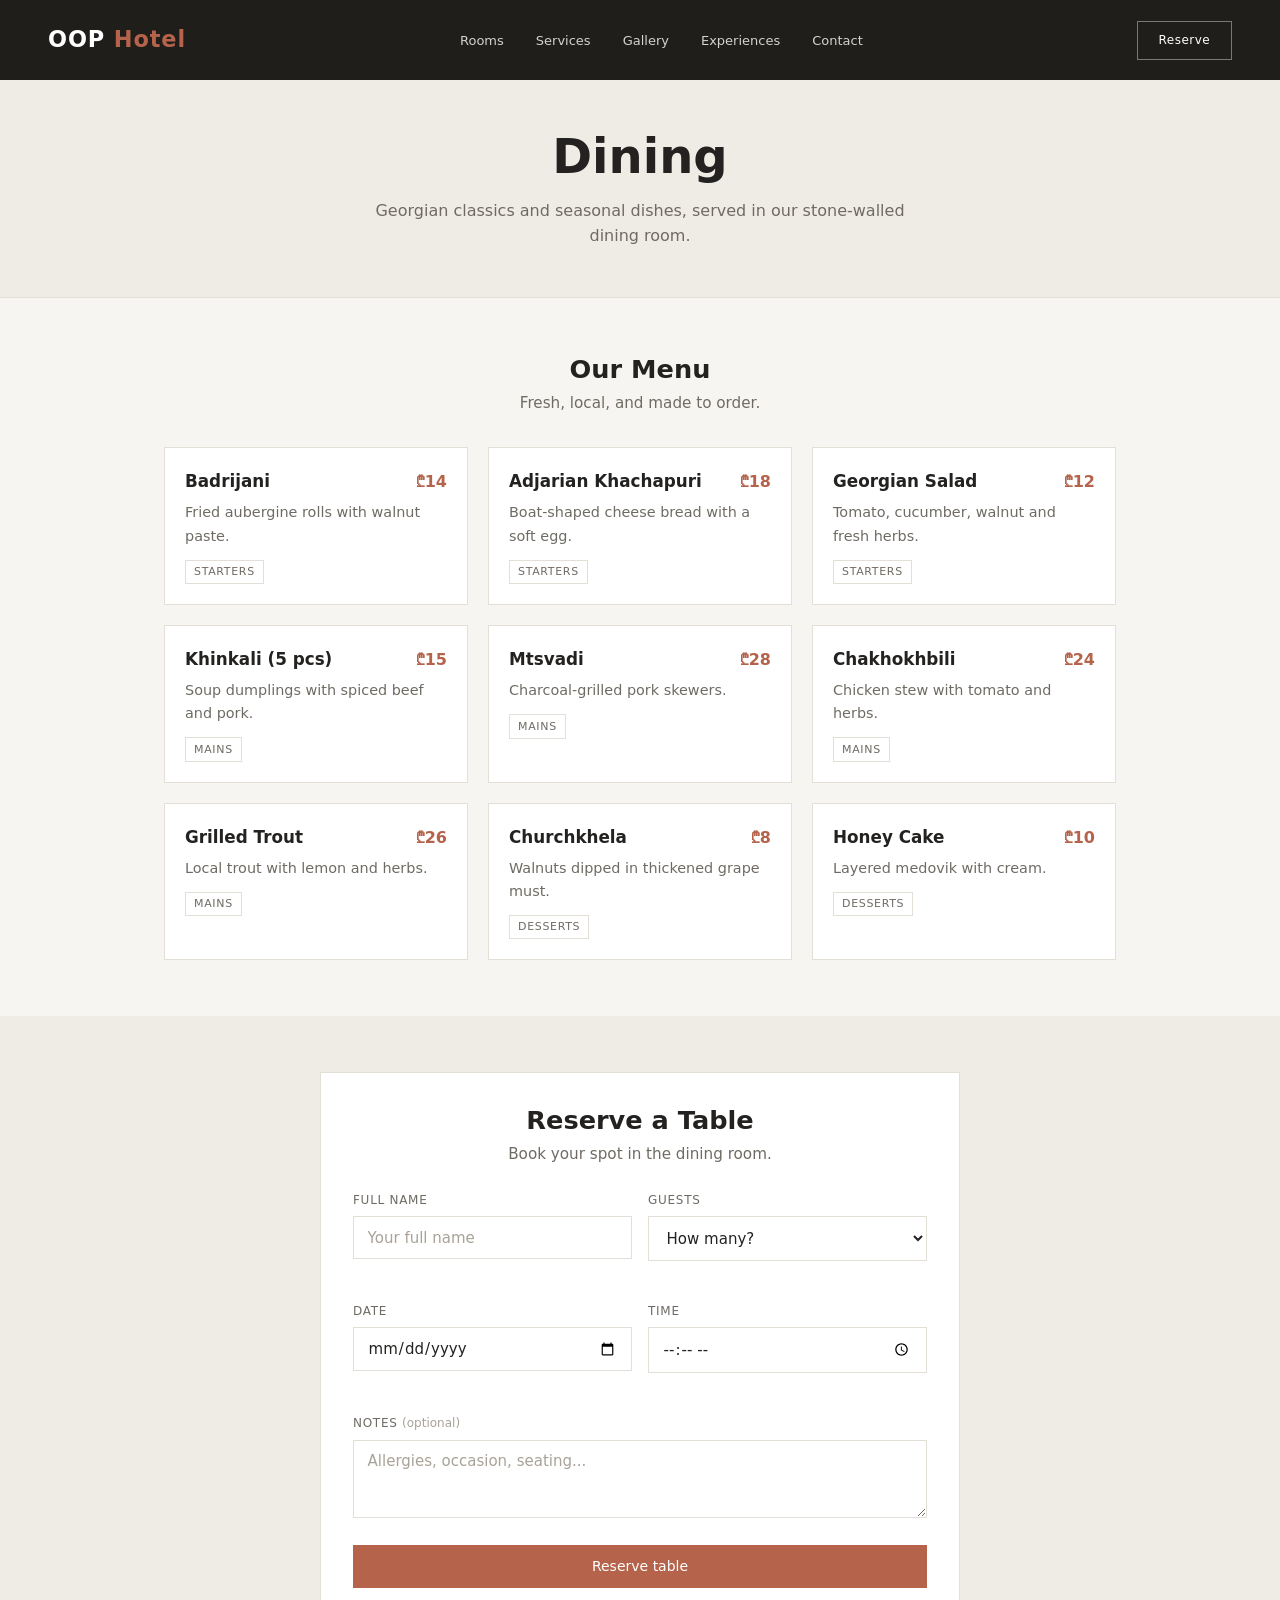
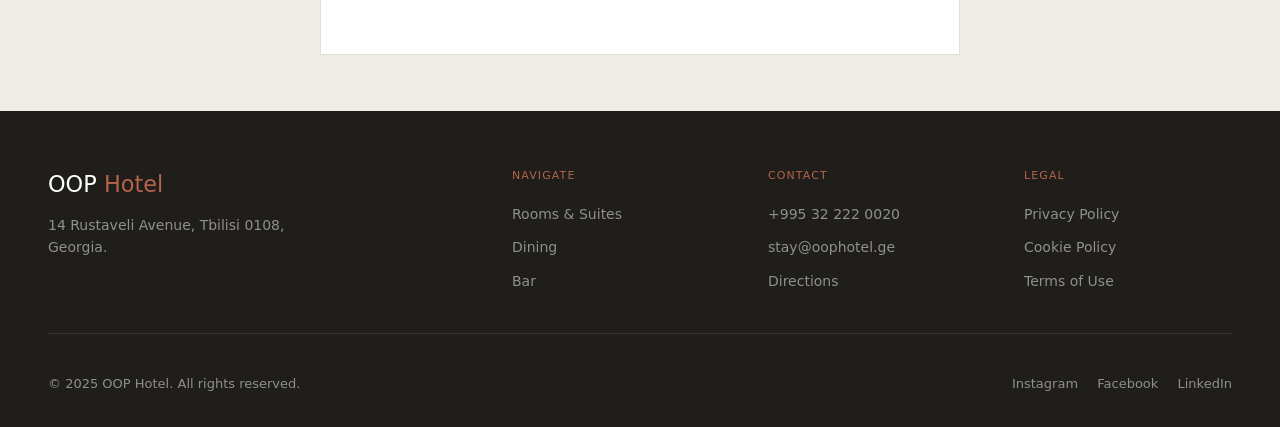
<file: src/main/webapp/dining.html>
<!DOCTYPE html>
<html lang="en">
<head>
    <meta charset="UTF-8" />
    <meta name="viewport" content="width=device-width, initial-scale=1.0" />
    <title>Dining — OOP Hotel</title>
    <link rel="stylesheet" href="css/base.css" />
    <link rel="stylesheet" href="css/style.css" />
    <link rel="stylesheet" href="css/forms.css" />
    <link rel="stylesheet" href="css/dining.css" />
</head>
<body>

<nav id="navigation" class="scrolled">
    <a href="index.html" class="navbar-hotel-logo">OOP <span>Hotel</span></a>
    <ul class="navbar-links">
        <li><a href="index.html#rooms">Rooms</a></li>
        <li><a href="index.html#services">Services</a></li>
        <li><a href="gallery.html">Gallery</a></li>
        <li><a href="index.html#reviews">Experiences</a></li>
        <li><a href="contact.html">Contact</a></li>
    </ul>
    <a href="login.html" class="navbar-booking">Reserve</a>
</nav>

<header class="dining-header">
    <h1 class="dining-title">Dining</h1>
    <p class="dining-subtitle">
        Georgian classics and seasonal dishes, served in our stone-walled dining room.
    </p>
</header>

<main class="dining-layout">

    <!-- menu -->
    <section class="dining-section" id="menu">
        <div class="section-head">
            <h2 class="section-title">Our Menu</h2>
            <p class="section-sub">Fresh, local, and made to order.</p>
        </div>
        <div class="menu-grid" id="dining-menu"></div>
    </section>

    <!-- reserve a table -->
    <section class="dining-section alt" id="reserve">
        <div class="reservation-panel">
            <h2 class="section-title">Reserve a Table</h2>
            <p class="section-sub">Book your spot in the dining room.</p>
            <form id="dining-reservation-form" novalidate>
                <div class="field-grid">
                    <div class="field">
                        <label for="dr-name">Full name</label>
                        <input type="text" id="dr-name" name="name" placeholder="Your full name" required />
                        <span class="field-error" data-for="dr-name"></span>
                    </div>
                    <div class="field">
                        <label for="dr-guests">Guests</label>
                        <select id="dr-guests" name="guests" required>
                            <option value="" disabled selected>How many?</option>
                            <option>1</option><option>2</option><option>3</option>
                            <option>4</option><option>5</option><option>6+</option>
                        </select>
                        <span class="field-error" data-for="dr-guests"></span>
                    </div>
                </div>
                <div class="field-grid">
                    <div class="field">
                        <label for="dr-date">Date</label>
                        <input type="date" id="dr-date" name="date" required />
                        <span class="field-error" data-for="dr-date"></span>
                    </div>
                    <div class="field">
                        <label for="dr-time">Time</label>
                        <input type="time" id="dr-time" name="time" required />
                        <span class="field-error" data-for="dr-time"></span>
                    </div>
                </div>
                <div class="field">
                    <label for="dr-notes">Notes <span class="optional">(optional)</span></label>
                    <textarea id="dr-notes" name="notes" rows="3" placeholder="Allergies, occasion, seating..."></textarea>
                </div>
                <button type="submit" class="form-submit">Reserve table</button>
                <p class="form-status" id="dr-status"></p>
            </form>
        </div>
    </section>

</main>

<footer id="footer">
    <div class="footer-top">
        <div>
            <p class="footer-brand-name">OOP <span>Hotel</span></p>
            <p class="footer-brand-desc">14 Rustaveli Avenue, Tbilisi 0108, Georgia.</p>
        </div>
        <div class="footer-column">
            <p class="footer-column-title">Navigate</p>
            <ul>
                <li><a href="index.html#rooms">Rooms &amp; Suites</a></li>
                <li><a href="dining.html">Dining</a></li>
                <li><a href="bar.html">Bar</a></li>
            </ul>
        </div>
        <div class="footer-column">
            <p class="footer-column-title">Contact</p>
            <ul>
                <li><a href="tel:+995322220020">+995 32 222 0020</a></li>
                <li><a href="mailto:stay@oophotel.ge">stay@oophotel.ge</a></li>
                <li><a href="contact.html">Directions</a></li>
            </ul>
        </div>
        <div class="footer-column">
            <p class="footer-column-title">Legal</p>
            <ul>
                <li><a href="#">Privacy Policy</a></li>
                <li><a href="#">Cookie Policy</a></li>
                <li><a href="#">Terms of Use</a></li>
            </ul>
        </div>
    </div>
    <div class="footer-bottom">
        <p>© 2025 OOP Hotel. All rights reserved.</p>
        <div class="footer-socials">
            <a href="#">Instagram</a>
            <a href="#">Facebook</a>
            <a href="#">LinkedIn</a>
        </div>
    </div>
</footer>

<script src="js/dining.js"></script>
</body>
</html>
</file>
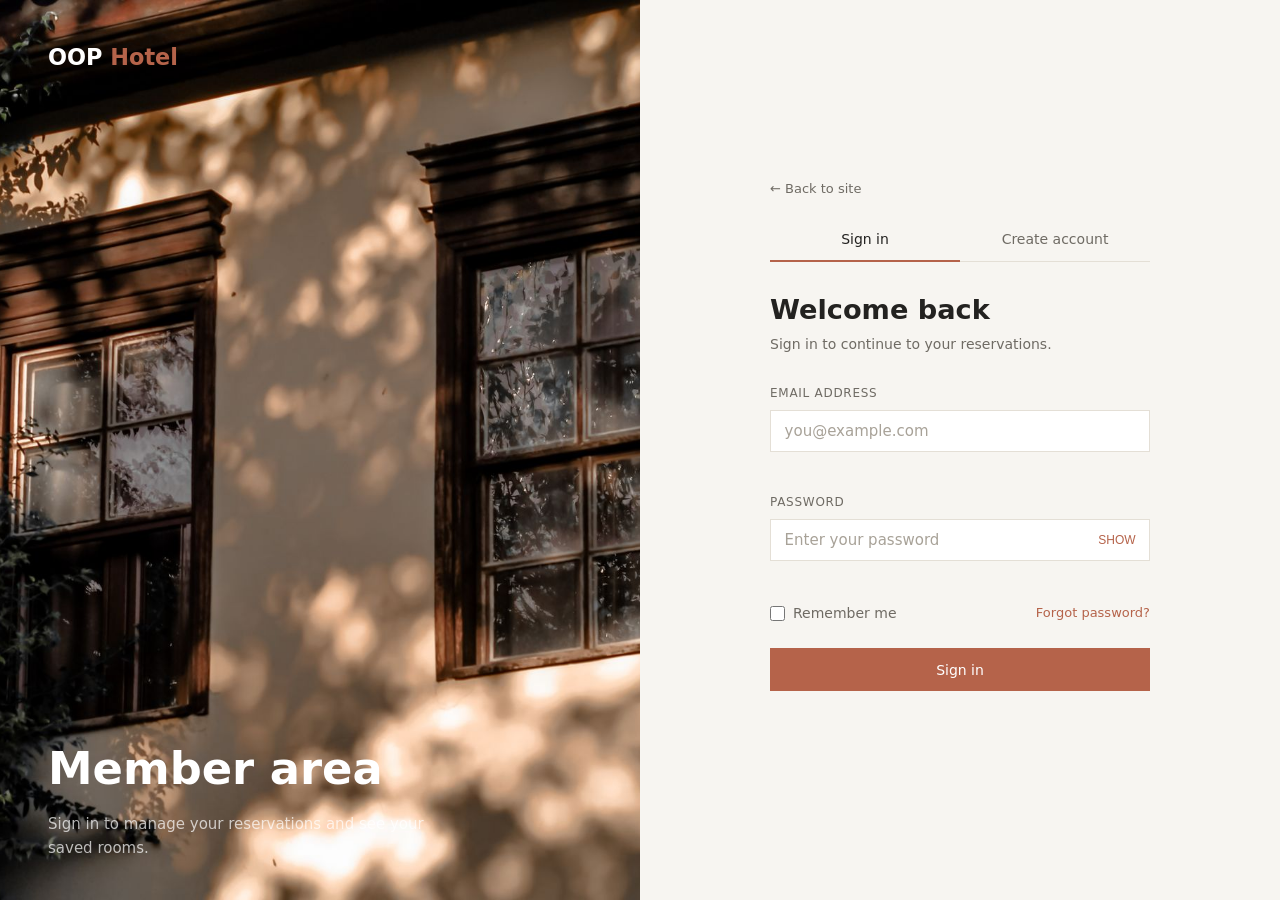
<file: src/main/webapp/login.html>
<!DOCTYPE html>
<html lang="en">
<head>
    <meta charset="UTF-8" />
    <meta name="viewport" content="width=device-width, initial-scale=1.0" />
    <title>Sign In — OOP Hotel</title>
    <link rel="stylesheet" href="css/base.css" />
    <link rel="stylesheet" href="css/forms.css" />
    <link rel="stylesheet" href="css/login.css" />
</head>
<body>

<div class="auth-page">

    <aside class="auth-visual">
        <a href="index.html" class="auth-logo">OOP <span>Hotel</span></a>
        <div class="auth-visual-content">
            <h1 class="auth-visual-heading">Member area</h1>
            <p class="auth-visual-body">
                Sign in to manage your reservations and see your saved rooms.
            </p>
        </div>
    </aside>

    <main class="auth-form-panel">
        <div class="auth-form-wrap">

            <a href="index.html" class="auth-back">← Back to site</a>

            <div class="auth-tabs" role="tablist">
                <button class="auth-tab active" id="tab-login" role="tab" aria-selected="true">Sign in</button>
                <button class="auth-tab" id="tab-signup" role="tab" aria-selected="false">Create account</button>
            </div>

            <section id="panel-login" class="auth-panel">
                <h2 class="auth-heading">Welcome back</h2>
                <p class="auth-sub">Sign in to continue to your reservations.</p>

                <form id="login-form" novalidate>
                    <div class="field">
                        <label for="login-email">Email address</label>
                        <input type="email" id="login-email" name="email" placeholder="you@example.com" required />
                        <span class="field-error" data-for="login-email"></span>
                    </div>
                    <div class="field">
                        <label for="login-password">Password</label>
                        <div class="password-row">
                            <input type="password" id="login-password" name="password" placeholder="Enter your password" required minlength="6" />
                            <button type="button" class="toggle-pw" data-target="login-password" aria-label="Show password">Show</button>
                        </div>
                        <span class="field-error" data-for="login-password"></span>
                    </div>
                    <div class="field-row">
                        <label class="checkbox">
                            <input type="checkbox" id="remember-me" />
                            <span>Remember me</span>
                        </label>
                        <a href="#" class="auth-link-small">Forgot password?</a>
                    </div>
                    <button type="submit" class="form-submit">Sign in</button>
                    <p class="form-status" id="login-status"></p>
                </form>
            </section>

            <section id="panel-signup" class="auth-panel hidden">
                <h2 class="auth-heading">Create your account</h2>
                <p class="auth-sub">Join OOP Hotel to book faster next time.</p>

                <form id="signup-form" novalidate>
                    <div class="field">
                        <label for="signup-name">Full name</label>
                        <input type="text" id="signup-name" name="name" placeholder="Your full name" required />
                        <span class="field-error" data-for="signup-name"></span>
                    </div>
                    <div class="field">
                        <label for="signup-email">Email address</label>
                        <input type="email" id="signup-email" name="email" placeholder="you@example.com" required />
                        <span class="field-error" data-for="signup-email"></span>
                    </div>
                    <div class="field">
                        <label for="signup-dob">Date of birth</label>
                        <input type="date" id="signup-dob" name="dob" required />
                        <span class="field-error" data-for="signup-dob"></span>
                    </div>
                    <div class="field">
                        <label for="signup-password">Password</label>
                        <div class="password-row">
                            <input type="password" id="signup-password" name="password" placeholder="At least 8 characters, with a letter and a number" required minlength="8" />
                            <button type="button" class="toggle-pw" data-target="signup-password" aria-label="Show password">Show</button>
                        </div>
                        <span class="field-error" data-for="signup-password"></span>
                    </div>
                    <div class="field">
                        <label for="signup-confirm">Confirm password</label>
                        <input type="password" id="signup-confirm" name="confirm" placeholder="Re-enter your password" required />
                        <span class="field-error" data-for="signup-confirm"></span>
                    </div>
                    <label class="checkbox terms-row">
                        <input type="checkbox" id="agree-terms" required />
                        <span>I agree to the <a href="#" class="auth-link-small">Terms</a> and <a href="#" class="auth-link-small">Privacy Policy</a></span>
                    </label>
                    <button type="submit" class="form-submit">Create account</button>
                    <p class="form-status" id="signup-status"></p>
                </form>
            </section>

        </div>
    </main>

</div>

<script src="js/login.js"></script>
</body>
</html>
</file>
<file: front/css/base.css>
*,
*::before,
*::after {
  box-sizing: border-box;
  margin: 0;
  padding: 0;
}

html {
  scroll-behavior: smooth;
}

:root {
  --bg: #f7f5f1;
  --card: white;
  --alt: #efece5;
  --ink: #232220;
  --muted: #6f6b64;
  --border: #e4dfd6;
  --dark: #1f1e1b;
  --accent: #b5634a;
  --accent-dark: #9a5340;
  --error: #b3463f;
  --font: system-ui, -apple-system, "Segoe UI", Roboto, Helvetica, Arial, sans-serif;
}

body {
  font-family: var(--font);
  color: var(--ink);
  background: var(--bg);
  line-height: 1.6;
  overflow-x: hidden;
}

a {
  color: inherit;
  text-decoration: none;
}

img {
  display: block;
  max-width: 100%;
}

h1,
h2,
h3,
h4 {
  font-weight: 600;
  line-height: 1.2;
}
</file>
<file: front/css/style.css>
/* Homepage layout, plus the nav and footer shared by every page. */

#navigation {
  position: fixed;
  top: 0;
  left: 0;
  right: 0;
  z-index: 100;
  display: flex;
  align-items: center;
  justify-content: space-between;
  padding: 1.3rem 3rem;
  transition: background 0.3s;
}

#navigation.scrolled {
  background: var(--dark);
}

.navbar-hotel-logo {
  font-size: 1.4rem;
  font-weight: 600;
  letter-spacing: 0.04em;
  color: white;
}

.navbar-hotel-logo span {
  color: var(--accent);
}

.navbar-links {
  display: flex;
  gap: 2rem;
  list-style: none;
}

.navbar-links a {
  font-size: 13px;
  color: rgba(255, 255, 255, 0.8);
  transition: color 0.2s;
}

.navbar-links a:hover,
.navbar-links a.current {
  color: white;
}

.navbar-booking {
  font-size: 12px;
  letter-spacing: 0.04em;
  padding: 0.55rem 1.3rem;
  border: 1px solid rgba(255, 255, 255, 0.4);
  color: white;
  transition: background 0.2s, border-color 0.2s;
}

.navbar-booking:hover {
  background: var(--accent);
  border-color: var(--accent);
}

#hero {
  position: relative;
  height: 100vh;
  min-height: 600px;
  display: flex;
  flex-direction: column;
  align-items: center;
  justify-content: center;
  text-align: center;
  color: white;
  background-image: url("../images/hero.jpg");
  background-size: cover;
  background-position: center;
  background-repeat: no-repeat;
}

#hero::before {
  content: "";
  position: absolute;
  top: 0;
  left: 0;
  right: 0;
  bottom: 0;
  background: rgba(20, 19, 17, 0.5);
}

.hero-content {
  position: relative;
  z-index: 1;
  padding: 0 1.5rem;
}

.hero-title {
  font-size: clamp(2.8rem, 8vw, 6rem);
  letter-spacing: -0.02em;
  line-height: 1.05;
}

.hero-subtitle {
  font-size: 14px;
  letter-spacing: 0.06em;
  color: rgba(255, 255, 255, 0.75);
  margin: 0.6rem 0 2.2rem;
}

.hero-buttons {
  display: flex;
  gap: 1rem;
  justify-content: center;
  flex-wrap: wrap;
}

.button-primary,
.button-secondary {
  font-size: 14px;
  padding: 0.8rem 2rem;
  cursor: pointer;
  transition: background 0.2s, border-color 0.2s, color 0.2s;
}

.button-primary {
  background: var(--accent);
  color: white;
  border: none;
}

.button-primary:hover {
  background: var(--accent-dark);
}

.button-secondary {
  background: none;
  border: 1px solid rgba(255, 255, 255, 0.5);
  color: white;
}

.button-secondary:hover {
  background: rgba(255, 255, 255, 0.1);
}

#booking-bar {
  background: var(--dark);
  padding: 1.3rem 3rem;
  display: flex;
  align-items: center;
  justify-content: center;
  gap: 1.8rem;
  flex-wrap: wrap;
}

.booking-field {
  display: flex;
  flex-direction: column;
  gap: 0.3rem;
}

.booking-field label {
  font-size: 11px;
  letter-spacing: 0.08em;
  text-transform: uppercase;
  color: var(--accent);
}

.booking-field input,
.booking-field select {
  width: 130px;
  background: none;
  border: none;
  border-bottom: 1px solid rgba(255, 255, 255, 0.25);
  color: rgba(255, 255, 255, 0.85);
  font-family: inherit;
  font-size: 13px;
  padding: 0.25rem 0;
  outline: none;
}

.booking-field input:focus,
.booking-field select:focus {
  border-bottom-color: var(--accent);
}

.booking-field select option {
  background: var(--dark);
}

.button-booking {
  margin-top: 1.1rem;
  padding: 0.7rem 1.8rem;
  font-size: 13px;
  background: var(--accent);
  color: white;
  border: none;
  cursor: pointer;
  white-space: nowrap;
  transition: background 0.2s;
}

.button-booking:hover {
  background: var(--accent-dark);
}

#introduction {
  display: grid;
  grid-template-columns: 1fr 1fr;
  min-height: 480px;
}

.introduction-image {
  position: relative;
  background-image: url("../images/interior.jpg");
  background-size: cover;
  background-position: center;
  background-repeat: no-repeat;
}

.introduction-image-overlay {
  position: absolute;
  bottom: 1.5rem;
  left: 1.5rem;
  font-size: 0.85rem;
  color: white;
  background: rgba(0, 0, 0, 0.4);
  padding: 0.3rem 0.7rem;
}

.introduction-text {
  padding: 4.5rem 4rem;
  display: flex;
  flex-direction: column;
  justify-content: center;
  background: var(--alt);
}

.introduction-heading {
  font-size: clamp(1.8rem, 3.5vw, 2.4rem);
  margin: 0.8rem 0 1.2rem;
}

.introduction-body {
  font-size: 16px;
  color: var(--muted);
  max-width: 440px;
  margin-bottom: 1.8rem;
}

.link-arrow {
  font-size: 14px;
  font-weight: 500;
  color: var(--accent);
  transition: color 0.2s;
}

.link-arrow:hover {
  color: var(--accent-dark);
}

#rooms {
  padding: 5rem 3rem;
  text-align: center;
}

.rooms-section-header {
  margin-bottom: 3rem;
}

.rooms-section-heading {
  font-size: clamp(1.8rem, 3.5vw, 2.6rem);
  margin-top: 0.4rem;
}

.rooms-grid {
  display: grid;
  grid-template-columns: repeat(auto-fit, minmax(280px, 1fr));
  gap: 1.5rem;
  max-width: 1100px;
  margin: 0 auto 2.5rem;
}

.room-card {
  background: var(--card);
  border: 1px solid var(--border);
  overflow: hidden;
  text-align: left;
  transition: box-shadow 0.2s;
  display: flex;
  flex-direction: column;
}

.room-card:hover {
  box-shadow: 0 8px 24px rgba(0, 0, 0, 0.08);
}

.room-img-base,
.room-img-comfort,
.room-img-premium {
  height: 200px;
  position: relative;
  background-size: cover;
  background-position: center;
}

.room-img-base {
  background-image: url("../images/room-base.png");
}

.room-img-comfort {
  background-image: url("../images/room-comfort.png");
}

.room-img-premium {
  background-image: url("../images/room-premium.png");
}

.room-badge {
  position: absolute;
  top: 1rem;
  left: 1rem;
  font-size: 11px;
  letter-spacing: 0.06em;
  text-transform: uppercase;
  background: rgba(20, 19, 17, 0.75);
  color: white;
  padding: 0.3rem 0.7rem;
}

.room-info {
  padding: 1.4rem 1.5rem 1.5rem;
  display: flex;
  flex-direction: column;
  flex: 1;
}

.room-name {
  font-size: 1.3rem;
  margin-bottom: 0.4rem;
}

.room-description {
  font-size: 14px;
  color: var(--muted);
  margin-bottom: 1rem;
}

.room-footer {
  display: flex;
  align-items: center;
  justify-content: space-between;
  border-top: 1px solid var(--border);
  padding-top: 0.9rem;
  margin-top: auto;
}

.room-price {
  font-size: 1.2rem;
  font-weight: 600;
}

.room-price span {
  font-size: 12px;
  font-weight: 400;
  color: var(--muted);
}

.room-link {
  font-size: 13px;
  font-weight: 500;
  color: var(--accent);
  transition: color 0.2s;
}

.room-link:hover {
  color: var(--accent-dark);
}

#services {
  background: var(--dark);
  padding: 4.5rem 3rem;
  color: white;
  text-align: center;
}

.services-inner {
  max-width: 1000px;
  margin: 0 auto;
}

.services-heading {
  font-size: clamp(1.7rem, 3vw, 2.2rem);
  margin: 0.8rem 0 2.5rem;
}

.services-grid {
  display: grid;
  grid-template-columns: repeat(auto-fit, minmax(140px, 1fr));
  gap: 2rem 1.5rem;
}

.service-item {
  display: flex;
  flex-direction: column;
  align-items: center;
  gap: 0.7rem;
}

.service-icon {
  width: 40px;
  height: 40px;
  object-fit: contain;
}

.service-name {
  font-size: 13px;
  color: rgba(255, 255, 255, 0.7);
}

#gallery {
  display: grid;
  grid-template-columns: 2fr 1fr 1fr;
  grid-template-rows: 300px 300px;
  gap: 4px;
}

.gallery-item-main,
.gallery-item {
  position: relative;
  overflow: hidden;
}

.gallery-item-main {
  grid-row: span 2;
}

.gallery-image {
  position: absolute;
  top: 0;
  left: 0;
  right: 0;
  bottom: 0;
  background-size: cover;
  background-position: center;
}

.gallery-image-1 {
  background-image: url("../images/gallery-gardens.jpg");
}

.gallery-image-2 {
  background-image: url("../images/gallery-suite.jpg");
}

.gallery-image-3 {
  background-image: url("../images/gallery-pool.jpg");
}

.gallery-image-4 {
  background-image: url("../images/gallery-spa.jpg");
}

.gallery-image-5 {
  background-image: url("../images/gallery-dining.jpg");
}

.gallery-overlay {
  position: absolute;
  top: 0;
  left: 0;
  right: 0;
  bottom: 0;
  display: flex;
  align-items: center;
  justify-content: center;
  background: rgba(20, 19, 17, 0.4);
  opacity: 0;
  transition: opacity 0.3s;
}

.gallery-item-main:hover .gallery-overlay,
.gallery-item:hover .gallery-overlay {
  opacity: 1;
}

.gallery-overlay-label {
  font-size: 1.05rem;
  color: white;
}

#reviews {
  padding: 5rem 3rem;
  background: var(--alt);
  text-align: center;
}

.reviews-inner {
  max-width: 680px;
  margin: 0 auto;
}

.reviews-stars {
  color: var(--accent);
  letter-spacing: 0.25em;
  margin-bottom: 1.2rem;
}

.reviews-quote {
  font-size: clamp(1.25rem, 2.5vw, 1.5rem);
  line-height: 1.5;
  margin-bottom: 1.2rem;
}

.reviews-author {
  font-size: 13px;
  letter-spacing: 0.06em;
  text-transform: uppercase;
  color: var(--muted);
}

#booking-cta {
  background: var(--dark);
  padding: 4.5rem 3rem;
  text-align: center;
  color: white;
}

.cta-heading {
  font-size: clamp(1.9rem, 4vw, 2.8rem);
  margin: 0.8rem 0 0.6rem;
}

.cta-subheading {
  font-size: 15px;
  color: rgba(255, 255, 255, 0.6);
  margin-bottom: 2.2rem;
}

.cta-buttons {
  display: flex;
  gap: 1rem;
  justify-content: center;
  flex-wrap: wrap;
}

#footer {
  background: var(--dark);
  color: rgba(255, 255, 255, 0.5);
  padding: 3.5rem 3rem 2rem;
}

.footer-top {
  display: grid;
  grid-template-columns: 2fr 1fr 1fr 1fr;
  gap: 3rem;
  margin-bottom: 2.5rem;
  padding-bottom: 2.5rem;
  border-bottom: 1px solid rgba(255, 255, 255, 0.1);
}

.footer-brand-name {
  font-size: 1.4rem;
  color: white;
  margin-bottom: 0.7rem;
}

.footer-brand-name span {
  color: var(--accent);
}

.footer-brand-desc {
  font-size: 14px;
  max-width: 240px;
}

.footer-column-title {
  font-size: 11px;
  letter-spacing: 0.1em;
  text-transform: uppercase;
  color: var(--accent);
  margin-bottom: 1rem;
}

.footer-column ul {
  list-style: none;
  display: flex;
  flex-direction: column;
  gap: 0.5rem;
}

.footer-column a {
  font-size: 14px;
  transition: color 0.2s;
}

.footer-column a:hover {
  color: white;
}

.footer-bottom {
  display: flex;
  justify-content: space-between;
  align-items: center;
  flex-wrap: wrap;
  gap: 0.5rem;
  font-size: 13px;
}

.footer-socials {
  display: flex;
  gap: 1.2rem;
}

.footer-socials a {
  transition: color 0.2s;
}

.footer-socials a:hover {
  color: white;
}

/* Responsive */
@media (max-width: 900px) {
  #navigation {
    padding: 1.1rem 1.5rem;
  }

  .navbar-links {
    display: none;
  }

  #introduction {
    grid-template-columns: 1fr;
  }

  .introduction-image {
    height: 300px;
  }

  .introduction-text {
    padding: 3rem 2rem;
  }

  .footer-top {
    grid-template-columns: 1fr 1fr;
    gap: 2rem;
  }

  #gallery {
    grid-template-columns: 1fr 1fr;
    grid-template-rows: repeat(3, 220px);
  }

  .gallery-item-main {
    grid-row: auto;
  }
}

@media (max-width: 600px) {
  #booking-bar {
    padding: 1.2rem;
    gap: 1rem;
  }

  #rooms,
  #services,
  #reviews,
  #booking-cta {
    padding: 3.5rem 1.5rem;
  }

  #gallery {
    grid-template-columns: 1fr;
    grid-template-rows: repeat(5, 180px);
  }

  .footer-top {
    grid-template-columns: 1fr;
  }

  .footer-bottom {
    flex-direction: column;
    align-items: flex-start;
  }
}
</file>
<file: front/css/forms.css>
/* Form fields shared by the login and contact pages. */

.field {
  margin-bottom: 1.2rem;
}

.field label {
  display: block;
  font-size: 12px;
  letter-spacing: 0.06em;
  text-transform: uppercase;
  color: var(--muted);
  margin-bottom: 0.4rem;
}

.field label .optional {
  text-transform: none;
  letter-spacing: 0;
  color: #a8a298;
}

.field input,
.field select,
.field textarea {
  width: 100%;
  font-family: inherit;
  font-size: 15px;
  color: var(--ink);
  background: var(--card);
  border: 1px solid var(--border);
  padding: 0.7rem 0.85rem;
  outline: none;
  transition: border-color 0.2s;
}

.field input::placeholder,
.field textarea::placeholder {
  color: #a8a298;
}

.field input:focus,
.field select:focus,
.field textarea:focus {
  border-color: var(--accent);
}

.field input.invalid,
.field select.invalid,
.field textarea.invalid {
  border-color: var(--error);
}

.field-error {
  display: block;
  min-height: 16px;
  font-size: 12px;
  color: var(--error);
  margin-top: 0.35rem;
}

.form-submit {
  width: 100%;
  font-family: inherit;
  font-size: 14px;
  color: white;
  background: var(--accent);
  border: none;
  padding: 0.85rem 1rem;
  cursor: pointer;
  transition: background 0.2s;
}

.form-submit:hover {
  background: var(--accent-dark);
}

.form-submit:disabled {
  opacity: 0.6;
  cursor: not-allowed;
}

.form-status {
  margin-top: 1rem;
  font-size: 14px;
  text-align: center;
  min-height: 18px;
}

.form-status.success {
  color: #3b6d11;
}

.form-status.error {
  color: var(--error);
}
</file>
<file: front/css/contact.css>
/* Contact page. Uses the shared nav and footer from style.css. */

#navigation {
  position: relative;
}

.contact-header {
  text-align: center;
  padding: 4rem 2rem 2.5rem;
  max-width: 640px;
  margin: 0 auto;
}

.contact-title {
  font-size: clamp(1.9rem, 4.5vw, 2.8rem);
  margin: 0.5rem 0 1rem;
}

.contact-subtitle {
  font-size: 16px;
  color: var(--muted);
}

.contact-layout {
  display: grid;
  grid-template-columns: 1fr 1.1fr;
  max-width: 1200px;
  margin: 0 auto;
  border-top: 1px solid var(--border);
}

.contact-info {
  padding: 3rem;
  border-right: 1px solid var(--border);
}

.info-block {
  margin-bottom: 1.5rem;
}

.info-label {
  font-size: 12px;
  letter-spacing: 0.1em;
  text-transform: uppercase;
  color: var(--accent);
  margin-bottom: 0.3rem;
}

.info-value {
  font-size: 15px;
}

.info-value a {
  transition: color 0.2s;
}

.info-value a:hover {
  color: var(--accent);
}

.contact-map {
  margin-top: 2rem;
  border: 1px solid var(--border);
  height: 280px;
  overflow: hidden;
}

.contact-map iframe {
  width: 100%;
  height: 100%;
  border: 0;
}

.contact-form-panel {
  padding: 3rem;
  background: var(--alt);
}

.form-heading {
  font-size: 1.6rem;
  margin-bottom: 0.4rem;
}

.form-sub {
  font-size: 14px;
  color: var(--muted);
  margin-bottom: 1.8rem;
}

.field-grid {
  display: grid;
  grid-template-columns: 1fr 1fr;
  gap: 1.2rem;
}

.field textarea {
  resize: vertical;
  min-height: 110px;
}

.field select {
  cursor: pointer;
}

@media (max-width: 900px) {
  .contact-layout {
    grid-template-columns: 1fr;
  }

  .contact-info {
    border-right: none;
    border-bottom: 1px solid var(--border);
  }

  .navbar-links {
    display: none;
  }
}

@media (max-width: 560px) {
  .contact-header {
    padding: 3rem 1.5rem 2rem;
  }

  .contact-info,
  .contact-form-panel {
    padding: 2rem 1.6rem;
  }

  .field-grid {
    grid-template-columns: 1fr;
    gap: 0;
  }
}
</file>
<file: front/css/login.css>
/* Sign in / sign up split layout. */

.auth-page {
  display: grid;
  grid-template-columns: 1fr 1fr;
  height: 100vh;
}

.auth-visual {
  position: relative;
  display: flex;
  flex-direction: column;
  justify-content: space-between;
  padding: 2.5rem 3rem;
  color: white;
  background-image: url("../images/login-decoration.jpg");
  background-size: cover;
  background-position: center;
}

.auth-logo {
  font-size: 1.4rem;
  font-weight: 600;
}

.auth-logo span {
  color: var(--accent);
}

.auth-visual-content {
  max-width: 420px;
}

.auth-visual-heading {
  font-size: clamp(1.9rem, 4vw, 2.8rem);
  margin-bottom: 1rem;
}

.auth-visual-body {
  font-size: 15px;
  color: rgba(255, 255, 255, 0.7);
}

.auth-form-panel {
  display: flex;
  align-items: center;
  justify-content: center;
  padding: 3rem 2.5rem;
  overflow-y: auto;
}

.auth-form-wrap {
  width: 100%;
  max-width: 380px;
}

.auth-back {
  display: inline-block;
  font-size: 13px;
  color: var(--muted);
  margin-bottom: 2rem;
  transition: color 0.2s;
}

.auth-back:hover {
  color: var(--accent);
}

.auth-tabs {
  display: flex;
  border-bottom: 1px solid var(--border);
  margin-bottom: 2rem;
}

.auth-tab {
  flex: 1;
  background: none;
  border: none;
  border-bottom: 2px solid transparent;
  margin-bottom: -1px;
  cursor: pointer;
  font-family: inherit;
  font-size: 14px;
  color: var(--muted);
  padding: 0 0 0.8rem;
  transition: color 0.2s, border-color 0.2s;
}

.auth-tab.active {
  color: var(--ink);
  border-bottom-color: var(--accent);
}

.auth-tab:hover {
  color: var(--ink);
}

.auth-panel.hidden {
  display: none;
}

.auth-heading {
  font-size: 1.7rem;
  margin-bottom: 0.4rem;
}

.auth-sub {
  font-size: 14px;
  color: var(--muted);
  margin-bottom: 1.8rem;
}

.password-row {
  position: relative;
  display: flex;
  align-items: center;
}

.password-row input {
  padding-right: 3.4rem;
}

.toggle-pw {
  position: absolute;
  right: 0.6rem;
  background: none;
  border: none;
  cursor: pointer;
  font-size: 12px;
  text-transform: uppercase;
  color: var(--accent);
  padding: 0.3rem;
}

.toggle-pw:hover {
  color: var(--accent-dark);
}

.field-row {
  display: flex;
  align-items: center;
  justify-content: space-between;
  margin-bottom: 1.5rem;
}

.checkbox {
  display: flex;
  align-items: center;
  gap: 0.5rem;
  font-size: 14px;
  color: var(--muted);
  cursor: pointer;
}

.checkbox input {
  accent-color: var(--accent);
  width: 15px;
  height: 15px;
}

.terms-row {
  margin-bottom: 1.5rem;
  align-items: flex-start;
  line-height: 1.4;
}

.terms-row input {
  margin-top: 2px;
}

.auth-link-small {
  font-size: 13px;
  color: var(--accent);
}

.auth-link-small:hover {
  color: var(--accent-dark);
}

@media (max-width: 900px) {
  .auth-page {
    grid-template-columns: 1fr;
  }

  .auth-visual {
    min-height: 200px;
    padding: 1.8rem 1.6rem;
  }

  .auth-visual-body {
    display: none;
  }

  .auth-form-panel {
    padding: 2.4rem 1.6rem 3.5rem;
  }
}

@media (max-width: 420px) {
  .field-row {
    flex-direction: column;
    align-items: flex-start;
    gap: 0.7rem;
  }
}
</file>
<file: src/main/webapp/css/base.css>
*,
*::before,
*::after {
  box-sizing: border-box;
  margin: 0;
  padding: 0;
}

html {
  scroll-behavior: smooth;
}

:root {
  --bg: #f7f5f1;
  --card: white;
  --alt: #efece5;
  --ink: #232220;
  --muted: #6f6b64;
  --border: #e4dfd6;
  --dark: #1f1e1b;
  --accent: #b5634a;
  --accent-dark: #9a5340;
  --error: #b3463f;
  --font: system-ui, -apple-system, "Segoe UI", Roboto, Helvetica, Arial, sans-serif;
}

body {
  font-family: var(--font);
  color: var(--ink);
  background: var(--bg);
  line-height: 1.6;
  overflow-x: hidden;
}

a {
  color: inherit;
  text-decoration: none;
}

img {
  display: block;
  max-width: 100%;
}

h1,
h2,
h3,
h4 {
  font-weight: 600;
  line-height: 1.2;
}
</file>
<file: src/main/webapp/css/style.css>
/* Homepage layout, plus the nav and footer shared by every page. */

#navigation {
  position: fixed;
  top: 0;
  left: 0;
  right: 0;
  z-index: 100;
  display: flex;
  align-items: center;
  justify-content: space-between;
  padding: 1.3rem 3rem;
  transition: background 0.3s;
}

#navigation.scrolled {
  background: var(--dark);
}

.navbar-hotel-logo {
  font-size: 1.4rem;
  font-weight: 600;
  letter-spacing: 0.04em;
  color: white;
}

.navbar-hotel-logo span {
  color: var(--accent);
}

.navbar-links {
  display: flex;
  gap: 2rem;
  list-style: none;
}

.navbar-links a {
  font-size: 13px;
  color: rgba(255, 255, 255, 0.8);
  transition: color 0.2s;
}

.navbar-links a:hover,
.navbar-links a.current {
  color: white;
}

.navbar-booking {
  font-size: 12px;
  letter-spacing: 0.04em;
  padding: 0.55rem 1.3rem;
  border: 1px solid rgba(255, 255, 255, 0.4);
  color: white;
  transition: background 0.2s, border-color 0.2s;
}

.navbar-booking:hover {
  background: var(--accent);
  border-color: var(--accent);
}

.navbar-user {
  display: flex;
  align-items: center;
  gap: 0.8rem;
}

.navbar-greeting {
  font-size: 12px;
  color: rgba(255, 255, 255, 0.85);
  letter-spacing: 0.03em;
}

.navbar-logout {
  background: transparent;
  cursor: pointer;
  font-family: inherit;
}

#hero {
  position: relative;
  height: 100vh;
  min-height: 600px;
  display: flex;
  flex-direction: column;
  align-items: center;
  justify-content: center;
  text-align: center;
  color: white;
  background-image: url("../images/hero.jpg");
  background-size: cover;
  background-position: center;
  background-repeat: no-repeat;
}

#hero::before {
  content: "";
  position: absolute;
  top: 0;
  left: 0;
  right: 0;
  bottom: 0;
  background: rgba(20, 19, 17, 0.5);
}

.hero-content {
  position: relative;
  z-index: 1;
  padding: 0 1.5rem;
}

.hero-title {
  font-size: clamp(2.8rem, 8vw, 6rem);
  letter-spacing: -0.02em;
  line-height: 1.05;
}

.hero-subtitle {
  font-size: 14px;
  letter-spacing: 0.06em;
  color: rgba(255, 255, 255, 0.75);
  margin: 0.6rem 0 2.2rem;
}

.hero-buttons {
  display: flex;
  gap: 1rem;
  justify-content: center;
  flex-wrap: wrap;
}

.button-primary,
.button-secondary {
  font-size: 14px;
  padding: 0.8rem 2rem;
  cursor: pointer;
  transition: background 0.2s, border-color 0.2s, color 0.2s;
}

.button-primary {
  background: var(--accent);
  color: white;
  border: none;
}

.button-primary:hover {
  background: var(--accent-dark);
}

.button-secondary {
  background: none;
  border: 1px solid rgba(255, 255, 255, 0.5);
  color: white;
}

.button-secondary:hover {
  background: rgba(255, 255, 255, 0.1);
}

#booking-bar {
  background: var(--dark);
  padding: 1.3rem 3rem;
  display: flex;
  align-items: center;
  justify-content: center;
  gap: 1.8rem;
  flex-wrap: wrap;
}

.booking-field {
  display: flex;
  flex-direction: column;
  gap: 0.3rem;
}

.booking-field label {
  font-size: 11px;
  letter-spacing: 0.08em;
  text-transform: uppercase;
  color: var(--accent);
}

.booking-field input,
.booking-field select {
  width: 130px;
  background: none;
  border: none;
  border-bottom: 1px solid rgba(255, 255, 255, 0.25);
  color: rgba(255, 255, 255, 0.85);
  font-family: inherit;
  font-size: 13px;
  padding: 0.25rem 0;
  outline: none;
}

.booking-field input:focus,
.booking-field select:focus {
  border-bottom-color: var(--accent);
}

.booking-field select option {
  background: var(--dark);
}

.button-booking {
  margin-top: 1.1rem;
  padding: 0.7rem 1.8rem;
  font-size: 13px;
  background: var(--accent);
  color: white;
  border: none;
  cursor: pointer;
  white-space: nowrap;
  transition: background 0.2s;
}

.button-booking:hover {
  background: var(--accent-dark);
}

#introduction {
  display: grid;
  grid-template-columns: 1fr 1fr;
  min-height: 480px;
}

.introduction-image {
  position: relative;
  background-image: url("../images/interior.jpg");
  background-size: cover;
  background-position: center;
  background-repeat: no-repeat;
}

.introduction-image-overlay {
  position: absolute;
  bottom: 1.5rem;
  left: 1.5rem;
  font-size: 0.85rem;
  color: white;
  background: rgba(0, 0, 0, 0.4);
  padding: 0.3rem 0.7rem;
}

.introduction-text {
  padding: 4.5rem 4rem;
  display: flex;
  flex-direction: column;
  justify-content: center;
  background: var(--alt);
}

.introduction-heading {
  font-size: clamp(1.8rem, 3.5vw, 2.4rem);
  margin: 0.8rem 0 1.2rem;
}

.introduction-body {
  font-size: 16px;
  color: var(--muted);
  max-width: 440px;
  margin-bottom: 1.8rem;
}

.link-arrow {
  font-size: 14px;
  font-weight: 500;
  color: var(--accent);
  transition: color 0.2s;
}

.link-arrow:hover {
  color: var(--accent-dark);
}

#rooms {
  padding: 5rem 3rem;
  text-align: center;
}

.rooms-section-header {
  margin-bottom: 3rem;
}

.rooms-section-heading {
  font-size: clamp(1.8rem, 3.5vw, 2.6rem);
  margin-top: 0.4rem;
}

.rooms-grid {
  display: grid;
  grid-template-columns: repeat(auto-fit, minmax(280px, 1fr));
  gap: 1.5rem;
  max-width: 1100px;
  margin: 0 auto 2.5rem;
}

.room-card {
  background: var(--card);
  border: 1px solid var(--border);
  overflow: hidden;
  text-align: left;
  transition: box-shadow 0.2s;
  display: flex;
  flex-direction: column;
}

.room-card:hover {
  box-shadow: 0 8px 24px rgba(0, 0, 0, 0.08);
}

.room-img-base,
.room-img-comfort,
.room-img-premium {
  height: 200px;
  position: relative;
  background-size: cover;
  background-position: center;
}

.room-img-base {
  background-image: url("../images/room-base.png");
}

.room-img-comfort {
  background-image: url("../images/room-comfort.png");
}

.room-img-premium {
  background-image: url("../images/room-premium.png");
}

.room-badge {
  position: absolute;
  top: 1rem;
  left: 1rem;
  font-size: 11px;
  letter-spacing: 0.06em;
  text-transform: uppercase;
  background: rgba(20, 19, 17, 0.75);
  color: white;
  padding: 0.3rem 0.7rem;
}

.room-info {
  padding: 1.4rem 1.5rem 1.5rem;
  display: flex;
  flex-direction: column;
  flex: 1;
}

.room-name {
  font-size: 1.3rem;
  margin-bottom: 0.4rem;
}

.room-description {
  font-size: 14px;
  color: var(--muted);
  margin-bottom: 1rem;
}

.room-footer {
  display: flex;
  align-items: center;
  justify-content: space-between;
  border-top: 1px solid var(--border);
  padding-top: 0.9rem;
  margin-top: auto;
}

.room-price {
  font-size: 1.2rem;
  font-weight: 600;
}

.room-price span {
  font-size: 12px;
  font-weight: 400;
  color: var(--muted);
}

.room-link {
  font-size: 13px;
  font-weight: 500;
  color: var(--accent);
  transition: color 0.2s;
}

.room-link:hover {
  color: var(--accent-dark);
}

#services {
  background: var(--dark);
  padding: 4.5rem 3rem;
  color: white;
  text-align: center;
}

.services-inner {
  max-width: 1000px;
  margin: 0 auto;
}

.services-heading {
  font-size: clamp(1.7rem, 3vw, 2.2rem);
  margin: 0.8rem 0 2.5rem;
}

.services-grid {
  display: grid;
  grid-template-columns: repeat(auto-fit, minmax(140px, 1fr));
  gap: 2rem 1.5rem;
}

.service-item {
  display: flex;
  flex-direction: column;
  align-items: center;
  gap: 0.7rem;
}

.service-icon {
  width: 40px;
  height: 40px;
  object-fit: contain;
}

.service-name {
  font-size: 13px;
  color: rgba(255, 255, 255, 0.7);
}

#gallery {
  display: grid;
  grid-template-columns: 2fr 1fr 1fr;
  grid-template-rows: 300px 300px;
  gap: 4px;
}

.gallery-item-main,
.gallery-item {
  position: relative;
  overflow: hidden;
}

.gallery-item-main {
  grid-row: span 2;
}

.gallery-image {
  position: absolute;
  top: 0;
  left: 0;
  right: 0;
  bottom: 0;
  background-size: cover;
  background-position: center;
}

.gallery-image-1 {
  background-image: url("../images/gallery-gardens.jpg");
}

.gallery-image-2 {
  background-image: url("../images/gallery-suite.jpg");
}

.gallery-image-3 {
  background-image: url("../images/gallery-pool.jpg");
}

.gallery-image-4 {
  background-image: url("../images/gallery-spa.jpg");
}

.gallery-image-5 {
  background-image: url("../images/gallery-dining.jpg");
}

.gallery-overlay {
  position: absolute;
  top: 0;
  left: 0;
  right: 0;
  bottom: 0;
  display: flex;
  align-items: center;
  justify-content: center;
  background: rgba(20, 19, 17, 0.4);
  opacity: 0;
  transition: opacity 0.3s;
}

.gallery-item-main:hover .gallery-overlay,
.gallery-item:hover .gallery-overlay {
  opacity: 1;
}

.gallery-overlay-label {
  font-size: 1.05rem;
  color: white;
}

#reviews {
  padding: 5rem 3rem;
  background: var(--alt);
  text-align: center;
}

.reviews-inner {
  max-width: 680px;
  margin: 0 auto;
}

.reviews-stars {
  color: var(--accent);
  letter-spacing: 0.25em;
  margin-bottom: 1.2rem;
}

.reviews-quote {
  font-size: clamp(1.25rem, 2.5vw, 1.5rem);
  line-height: 1.5;
  margin-bottom: 1.2rem;
}

.reviews-author {
  font-size: 13px;
  letter-spacing: 0.06em;
  text-transform: uppercase;
  color: var(--muted);
}

#booking-cta {
  background: var(--dark);
  padding: 4.5rem 3rem;
  text-align: center;
  color: white;
}

.cta-heading {
  font-size: clamp(1.9rem, 4vw, 2.8rem);
  margin: 0.8rem 0 0.6rem;
}

.cta-subheading {
  font-size: 15px;
  color: rgba(255, 255, 255, 0.6);
  margin-bottom: 2.2rem;
}

.cta-buttons {
  display: flex;
  gap: 1rem;
  justify-content: center;
  flex-wrap: wrap;
}

#footer {
  background: var(--dark);
  color: rgba(255, 255, 255, 0.5);
  padding: 3.5rem 3rem 2rem;
}

.footer-top {
  display: grid;
  grid-template-columns: 2fr 1fr 1fr 1fr;
  gap: 3rem;
  margin-bottom: 2.5rem;
  padding-bottom: 2.5rem;
  border-bottom: 1px solid rgba(255, 255, 255, 0.1);
}

.footer-brand-name {
  font-size: 1.4rem;
  color: white;
  margin-bottom: 0.7rem;
}

.footer-brand-name span {
  color: var(--accent);
}

.footer-brand-desc {
  font-size: 14px;
  max-width: 240px;
}

.footer-column-title {
  font-size: 11px;
  letter-spacing: 0.1em;
  text-transform: uppercase;
  color: var(--accent);
  margin-bottom: 1rem;
}

.footer-column ul {
  list-style: none;
  display: flex;
  flex-direction: column;
  gap: 0.5rem;
}

.footer-column a {
  font-size: 14px;
  transition: color 0.2s;
}

.footer-column a:hover {
  color: white;
}

.footer-bottom {
  display: flex;
  justify-content: space-between;
  align-items: center;
  flex-wrap: wrap;
  gap: 0.5rem;
  font-size: 13px;
}

.footer-socials {
  display: flex;
  gap: 1.2rem;
}

.footer-socials a {
  transition: color 0.2s;
}

.footer-socials a:hover {
  color: white;
}

/* Responsive */
@media (max-width: 900px) {
  #navigation {
    padding: 1.1rem 1.5rem;
  }

  .navbar-links {
    display: none;
  }

  #introduction {
    grid-template-columns: 1fr;
  }

  .introduction-image {
    height: 300px;
  }

  .introduction-text {
    padding: 3rem 2rem;
  }

  .footer-top {
    grid-template-columns: 1fr 1fr;
    gap: 2rem;
  }

  #gallery {
    grid-template-columns: 1fr 1fr;
    grid-template-rows: repeat(3, 220px);
  }

  .gallery-item-main {
    grid-row: auto;
  }
}

@media (max-width: 600px) {
  #booking-bar {
    padding: 1.2rem;
    gap: 1rem;
  }

  #rooms,
  #services,
  #reviews,
  #booking-cta {
    padding: 3.5rem 1.5rem;
  }

  #gallery {
    grid-template-columns: 1fr;
    grid-template-rows: repeat(5, 180px);
  }

  .footer-top {
    grid-template-columns: 1fr;
  }

  .footer-bottom {
    flex-direction: column;
    align-items: flex-start;
  }
}
</file>
<file: src/main/webapp/css/forms.css>
/* Form fields shared by the login and contact pages. */

.field {
  margin-bottom: 1.2rem;
}

.field label {
  display: block;
  font-size: 12px;
  letter-spacing: 0.06em;
  text-transform: uppercase;
  color: var(--muted);
  margin-bottom: 0.4rem;
}

.field label .optional {
  text-transform: none;
  letter-spacing: 0;
  color: #a8a298;
}

.field input,
.field select,
.field textarea {
  width: 100%;
  font-family: inherit;
  font-size: 15px;
  color: var(--ink);
  background: var(--card);
  border: 1px solid var(--border);
  padding: 0.7rem 0.85rem;
  outline: none;
  transition: border-color 0.2s;
}

.field input::placeholder,
.field textarea::placeholder {
  color: #a8a298;
}

.field input:focus,
.field select:focus,
.field textarea:focus {
  border-color: var(--accent);
}

.field input.invalid,
.field select.invalid,
.field textarea.invalid {
  border-color: var(--error);
}

.field-error {
  display: block;
  min-height: 16px;
  font-size: 12px;
  color: var(--error);
  margin-top: 0.35rem;
}

.form-submit {
  width: 100%;
  font-family: inherit;
  font-size: 14px;
  color: white;
  background: var(--accent);
  border: none;
  padding: 0.85rem 1rem;
  cursor: pointer;
  transition: background 0.2s;
}

.form-submit:hover {
  background: var(--accent-dark);
}

.form-submit:disabled {
  opacity: 0.6;
  cursor: not-allowed;
}

.form-status {
  margin-top: 1rem;
  font-size: 14px;
  text-align: center;
  min-height: 18px;
}

.form-status.success {
  color: #3b6d11;
}

.form-status.error {
  color: var(--error);
}
</file>
<file: src/main/webapp/css/bar.css>
/* bar page */

.bar-header {
  text-align: center;
  padding: 8rem 1.5rem 3rem;
  background: var(--alt);
  border-bottom: 1px solid var(--border);
}

.bar-title {
  font-size: clamp(2rem, 5vw, 3rem);
  margin-bottom: 0.75rem;
}

.bar-subtitle {
  max-width: 540px;
  margin: 0 auto;
  color: var(--muted);
}

.bar-section {
  max-width: 1000px;
  margin: 0 auto;
  padding: 3.5rem 1.5rem;
}

.bar-section.alt {
  max-width: none;
  background: var(--alt);
}

.bar-section.alt .reservation-panel {
  max-width: 640px;
  margin: 0 auto;
}

.section-head {
  text-align: center;
  margin-bottom: 2rem;
}

.section-title {
  font-size: 1.6rem;
  margin-bottom: 0.4rem;
}

.section-sub {
  color: var(--muted);
  font-size: 0.95rem;
}

/* two column rows */
.field-grid {
  display: grid;
  grid-template-columns: 1fr 1fr;
  gap: 1rem;
}

/* menu */
.menu-grid {
  display: grid;
  grid-template-columns: repeat(auto-fill, minmax(280px, 1fr));
  gap: 1.25rem;
}

.menu-item {
  background: var(--card);
  border: 1px solid var(--border);
  padding: 1.25rem;
}

.menu-item-top {
  display: flex;
  justify-content: space-between;
  align-items: baseline;
  gap: 1rem;
}

.menu-item-name {
  font-size: 1.05rem;
  font-weight: 600;
}

.menu-item-price {
  color: var(--accent);
  font-weight: 600;
  white-space: nowrap;
}

.menu-item-desc {
  color: var(--muted);
  font-size: 0.9rem;
  margin-top: 0.4rem;
}

.menu-item-tag {
  display: inline-block;
  margin-top: 0.75rem;
  font-size: 11px;
  letter-spacing: 0.06em;
  text-transform: uppercase;
  color: var(--muted);
  border: 1px solid var(--border);
  padding: 0.15rem 0.5rem;
}

/* reservation */
.reservation-panel {
  background: var(--card);
  border: 1px solid var(--border);
  padding: 2rem;
}

.reservation-panel .section-title,
.reservation-panel .section-sub {
  text-align: center;
}

.reservation-panel .section-sub {
  margin-bottom: 1.5rem;
}

/* events */
.events-list {
  display: flex;
  flex-direction: column;
  gap: 1rem;
}

.event-card {
  display: flex;
  gap: 1.25rem;
  align-items: center;
  background: var(--card);
  border: 1px solid var(--border);
  padding: 1.1rem 1.25rem;
}

.event-date {
  flex-shrink: 0;
  width: 64px;
  text-align: center;
  border-right: 1px solid var(--border);
  padding-right: 1rem;
}

.event-day {
  font-size: 1.5rem;
  font-weight: 600;
  line-height: 1;
}

.event-month {
  font-size: 11px;
  letter-spacing: 0.08em;
  text-transform: uppercase;
  color: var(--muted);
}

.event-info h3 {
  font-size: 1.05rem;
}

.event-info p {
  color: var(--muted);
  font-size: 0.9rem;
  margin-top: 0.2rem;
}

@media (max-width: 560px) {
  .field-grid {
    grid-template-columns: 1fr;
  }
}
</file>
<file: src/main/webapp/css/concierge.css>
/* concierge page */

.concierge-header {
  text-align: center;
  padding: 8rem 1.5rem 3rem;
  background: var(--alt);
  border-bottom: 1px solid var(--border);
}

.concierge-title {
  font-size: clamp(2rem, 5vw, 3rem);
  margin-bottom: 0.75rem;
}

.concierge-subtitle {
  max-width: 540px;
  margin: 0 auto;
  color: var(--muted);
}

.help-section {
  max-width: 1000px;
  margin: 0 auto;
  padding: 3.5rem 1.5rem;
}

.section-head {
  text-align: center;
  margin-bottom: 2rem;
}

.section-title {
  font-size: 1.6rem;
  margin-bottom: 0.4rem;
}

.section-sub {
  color: var(--muted);
  font-size: 0.95rem;
}

/* how we can help */
.help-grid {
  display: grid;
  grid-template-columns: repeat(auto-fill, minmax(260px, 1fr));
  gap: 1.25rem;
}

.help-item {
  background: var(--card);
  border: 1px solid var(--border);
  padding: 1.5rem;
  text-align: center;
}

.help-icon {
  font-size: 1.8rem;
}

.help-item h3 {
  font-size: 1.05rem;
  margin: 0.6rem 0 0.3rem;
}

.help-item p {
  color: var(--muted);
  font-size: 0.9rem;
}

/* request form */
.request-section {
  background: var(--alt);
  padding: 3.5rem 1.5rem;
}

.request-panel {
  max-width: 640px;
  margin: 0 auto;
  background: var(--card);
  border: 1px solid var(--border);
  padding: 2rem;
}

.request-panel .section-title,
.request-panel .section-sub {
  text-align: center;
}

.request-panel .section-sub {
  margin-bottom: 1.5rem;
}

/* two column rows */
.field-grid {
  display: grid;
  grid-template-columns: 1fr 1fr;
  gap: 1rem;
}

@media (max-width: 560px) {
  .field-grid {
    grid-template-columns: 1fr;
  }
}
</file>
<file: src/main/webapp/css/dining.css>
/* dining page */

.dining-header {
  text-align: center;
  padding: 8rem 1.5rem 3rem;
  background: var(--alt);
  border-bottom: 1px solid var(--border);
}

.dining-title {
  font-size: clamp(2rem, 5vw, 3rem);
  margin-bottom: 0.75rem;
}

.dining-subtitle {
  max-width: 540px;
  margin: 0 auto;
  color: var(--muted);
}

.dining-section {
  max-width: 1000px;
  margin: 0 auto;
  padding: 3.5rem 1.5rem;
}

.dining-section.alt {
  max-width: none;
  background: var(--alt);
}

.dining-section.alt .reservation-panel {
  max-width: 640px;
  margin: 0 auto;
}

.section-head {
  text-align: center;
  margin-bottom: 2rem;
}

.section-title {
  font-size: 1.6rem;
  margin-bottom: 0.4rem;
}

.section-sub {
  color: var(--muted);
  font-size: 0.95rem;
}

/* two column rows */
.field-grid {
  display: grid;
  grid-template-columns: 1fr 1fr;
  gap: 1rem;
}

/* menu */
.menu-grid {
  display: grid;
  grid-template-columns: repeat(auto-fill, minmax(280px, 1fr));
  gap: 1.25rem;
}

.menu-item {
  background: var(--card);
  border: 1px solid var(--border);
  padding: 1.25rem;
}

.menu-item-top {
  display: flex;
  justify-content: space-between;
  align-items: baseline;
  gap: 1rem;
}

.menu-item-name {
  font-size: 1.05rem;
  font-weight: 600;
}

.menu-item-price {
  color: var(--accent);
  font-weight: 600;
  white-space: nowrap;
}

.menu-item-desc {
  color: var(--muted);
  font-size: 0.9rem;
  margin-top: 0.4rem;
}

.menu-item-tag {
  display: inline-block;
  margin-top: 0.75rem;
  font-size: 11px;
  letter-spacing: 0.06em;
  text-transform: uppercase;
  color: var(--muted);
  border: 1px solid var(--border);
  padding: 0.15rem 0.5rem;
}

/* reservation */
.reservation-panel {
  background: var(--card);
  border: 1px solid var(--border);
  padding: 2rem;
}

.reservation-panel .section-title,
.reservation-panel .section-sub {
  text-align: center;
}

.reservation-panel .section-sub {
  margin-bottom: 1.5rem;
}

@media (max-width: 560px) {
  .field-grid {
    grid-template-columns: 1fr;
  }
}
</file>
<file: src/main/webapp/css/login.css>
/* Sign in / sign up split layout. */

.auth-page {
  display: grid;
  grid-template-columns: 1fr 1fr;
  height: 100vh;
}

.auth-visual {
  position: relative;
  display: flex;
  flex-direction: column;
  justify-content: space-between;
  padding: 2.5rem 3rem;
  color: white;
  background-image: url("../images/login-decoration.jpg");
  background-size: cover;
  background-position: center;
}

.auth-logo {
  font-size: 1.4rem;
  font-weight: 600;
}

.auth-logo span {
  color: var(--accent);
}

.auth-visual-content {
  max-width: 420px;
}

.auth-visual-heading {
  font-size: clamp(1.9rem, 4vw, 2.8rem);
  margin-bottom: 1rem;
}

.auth-visual-body {
  font-size: 15px;
  color: rgba(255, 255, 255, 0.7);
}

.auth-form-panel {
  display: flex;
  align-items: center;
  justify-content: center;
  padding: 3rem 2.5rem;
  overflow-y: auto;
}

.auth-form-wrap {
  width: 100%;
  max-width: 380px;
}

.auth-back {
  display: inline-block;
  font-size: 13px;
  color: var(--muted);
  margin-bottom: 2rem;
  transition: color 0.2s;
}

.auth-back:hover {
  color: var(--accent);
}

.auth-tabs {
  display: flex;
  border-bottom: 1px solid var(--border);
  margin-bottom: 2rem;
}

.auth-tab {
  flex: 1;
  background: none;
  border: none;
  border-bottom: 2px solid transparent;
  margin-bottom: -1px;
  cursor: pointer;
  font-family: inherit;
  font-size: 14px;
  color: var(--muted);
  padding: 0 0 0.8rem;
  transition: color 0.2s, border-color 0.2s;
}

.auth-tab.active {
  color: var(--ink);
  border-bottom-color: var(--accent);
}

.auth-tab:hover {
  color: var(--ink);
}

.auth-panel.hidden {
  display: none;
}

.auth-heading {
  font-size: 1.7rem;
  margin-bottom: 0.4rem;
}

.auth-sub {
  font-size: 14px;
  color: var(--muted);
  margin-bottom: 1.8rem;
}

.password-row {
  position: relative;
  display: flex;
  align-items: center;
}

.password-row input {
  padding-right: 3.4rem;
}

.toggle-pw {
  position: absolute;
  right: 0.6rem;
  background: none;
  border: none;
  cursor: pointer;
  font-size: 12px;
  text-transform: uppercase;
  color: var(--accent);
  padding: 0.3rem;
}

.toggle-pw:hover {
  color: var(--accent-dark);
}

.field-row {
  display: flex;
  align-items: center;
  justify-content: space-between;
  margin-bottom: 1.5rem;
}

.checkbox {
  display: flex;
  align-items: center;
  gap: 0.5rem;
  font-size: 14px;
  color: var(--muted);
  cursor: pointer;
}

.checkbox input {
  accent-color: var(--accent);
  width: 15px;
  height: 15px;
}

.terms-row {
  margin-bottom: 1.5rem;
  align-items: flex-start;
  line-height: 1.4;
}

.terms-row input {
  margin-top: 2px;
}

.auth-link-small {
  font-size: 13px;
  color: var(--accent);
}

.auth-link-small:hover {
  color: var(--accent-dark);
}

@media (max-width: 900px) {
  .auth-page {
    grid-template-columns: 1fr;
  }

  .auth-visual {
    min-height: 200px;
    padding: 1.8rem 1.6rem;
  }

  .auth-visual-body {
    display: none;
  }

  .auth-form-panel {
    padding: 2.4rem 1.6rem 3.5rem;
  }
}

@media (max-width: 420px) {
  .field-row {
    flex-direction: column;
    align-items: flex-start;
    gap: 0.7rem;
  }
}
</file>
